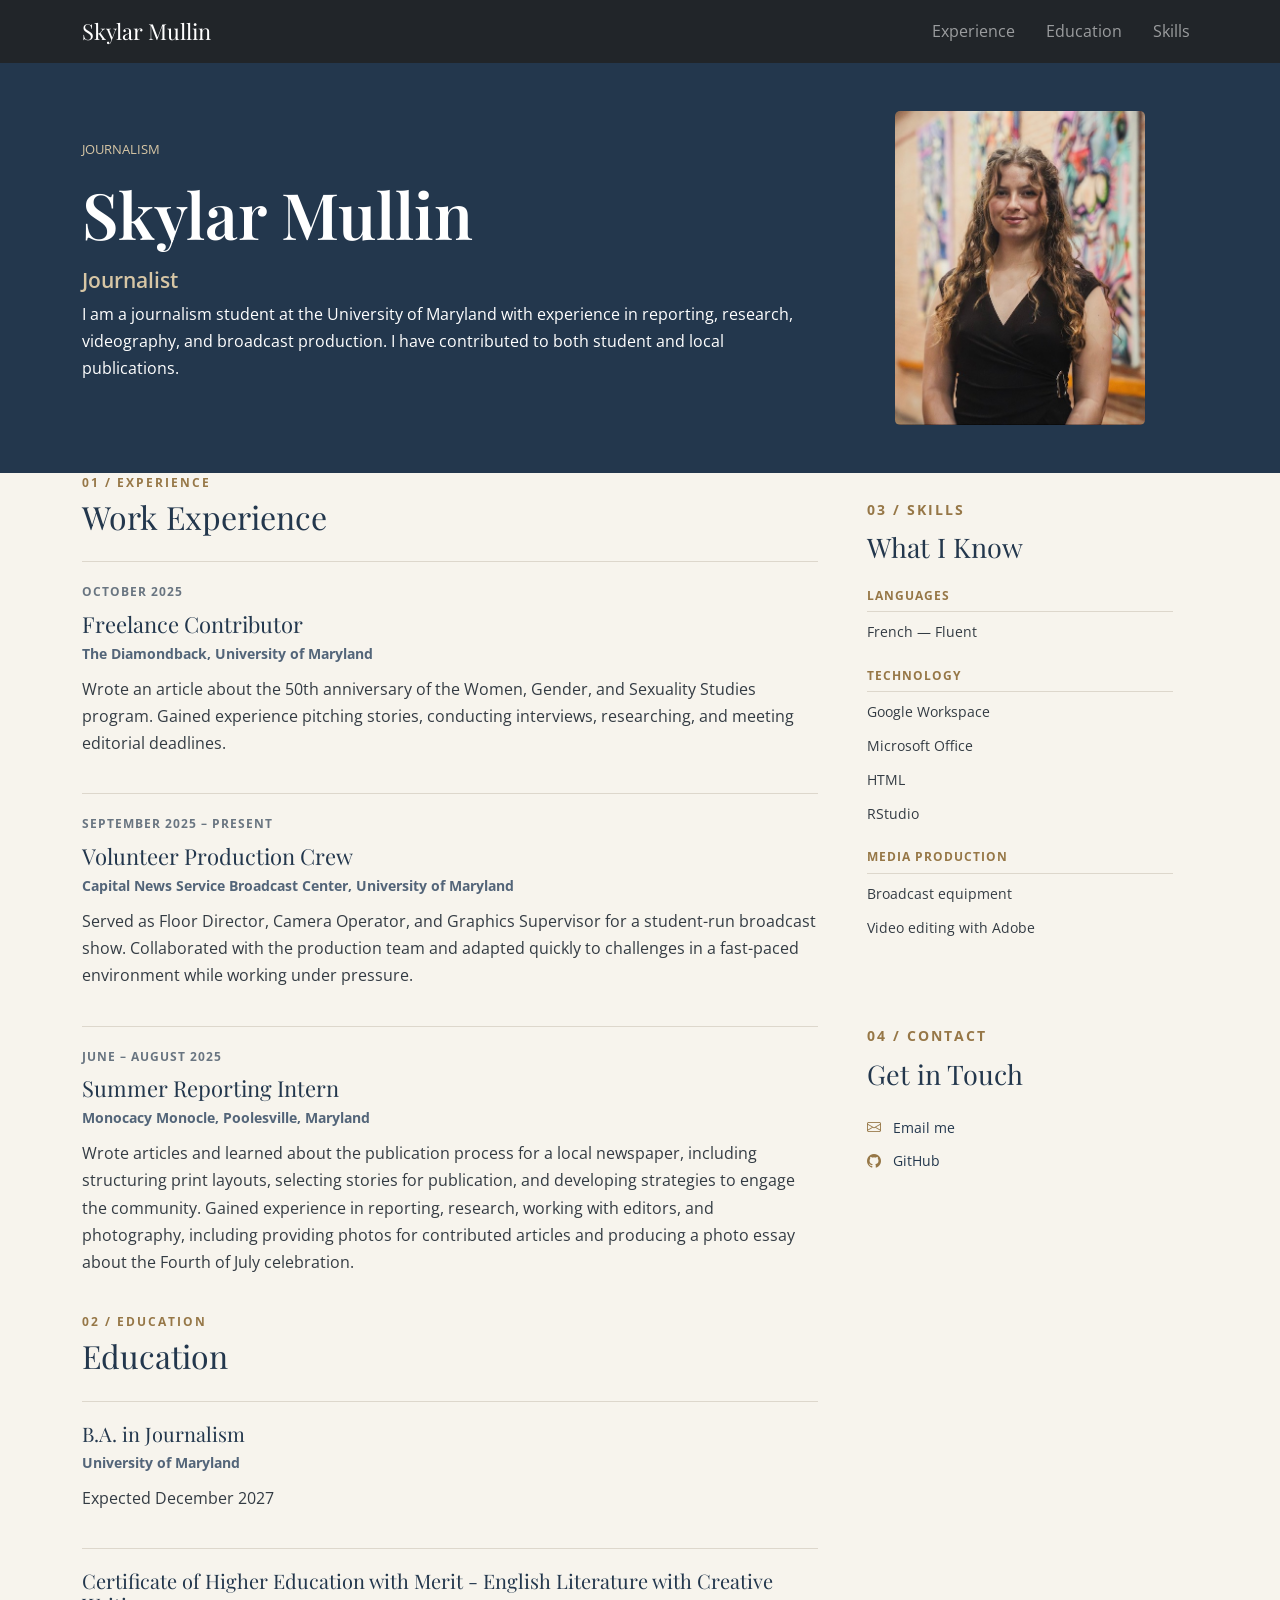
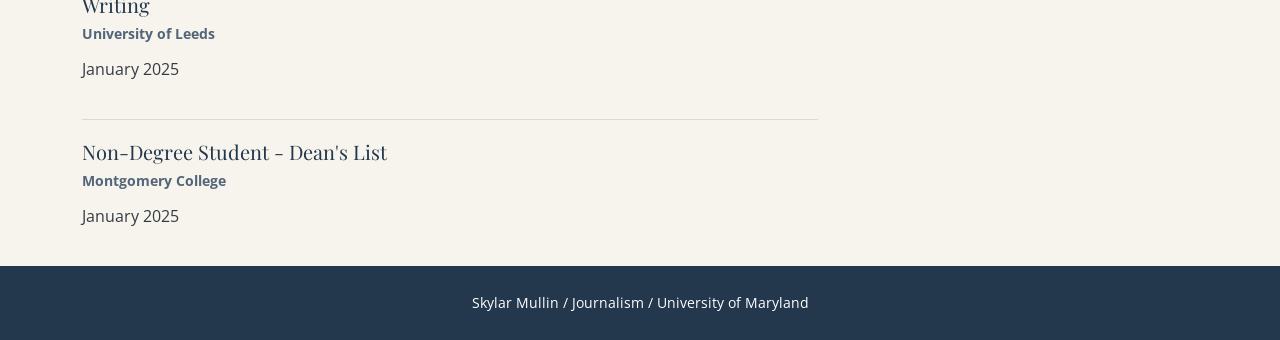
<file: index.html>
<!DOCTYPE html> 
<html lang="en">
    <head>
        <meta charset="utf-8">
        <meta name="viewport" content="width=device-width, initial-scale=1">

        <title>Skylar Mullin Resume</title>
        <!--Bootstrap CSS-->
          <link href="https://cdn.jsdelivr.net/npm/bootstrap@5.3.3/dist/css/bootstrap.min.css"
        rel="stylesheet">
           <!-- Bootstrap JavaScript -->
    <script src="https://cdn.jsdelivr.net/npm/bootstrap@5.3.3/dist/js/bootstrap.bundle.min.js"></script>
          <!-- Bootstrap Icons -->
        <link rel="stylesheet"
        href="https://cdn.jsdelivr.net/npm/bootstrap-icons@1.11.1/font/bootstrap-icons.css">
        <!--Google Fonts-->
        <link href="https://fonts.googleapis.com/css2?family=Open+Sans:wght@400;600;700&family=Playfair+Display:wght@400;500;600&display=swap"
          rel="stylesheet">
          <!--my css-->
           <link rel="stylesheet" href="style1.css">
    </head>
    <body>
        <!--Navigation bar-->
        <nav class="navbar navbar-expand-lg bg-dark" data-bs-theme="dark">
            <div class="container">
                <a class="navbar-brand" href="#home">Skylar Mullin</a>
                <div class="navbar-nav ms-auto">
                    <a class="nav-link" href="#experience">Experience</a>
                    <a class="nav-link" href="#education">Education</a>
                    <a class="nav-link" href="#skills">Skills</a>
                </div>
            </div>
            </nav>
        <!--Page topper-->
        <div class="topper" id="home">
            <div class="container py-5">
                <div class="row align-items-center">
                    <div class="col-lg-8">
                        <p class="label">JOURNALISM</p>
                        <h1>Skylar Mullin</h1>
                        <h2>Journalist</h2>
                        <p class="top">
                            I am a journalism student at the University of Maryland with experience in reporting, research, videography, and broadcast production. I have contributed to both student and local publications.
                        </p>
                    </div>
                    <div class="col-lg-4">
                        <img src="headshot.jpg" alt="headshot of me" class="headshot">
                    </div>
                </div>
            </div>
        </div>
        <!--the actual resume-->
        <div class="container resume-content">
            <div class="row">
                <div class="col-lg-8">
                    <section id="experience">
                      <p class="sectionheader">01 / EXPERIENCE</p>
                    <h2 class="sectiontitle">Work Experience</h2>

                    <div class="jobs">
                        <p class="date">OCTOBER 2025</p>
                        <h3>Freelance Contributor</h3>
                        <p class="organization">
                            The Diamondback, University of Maryland
                        </p>
                        <p>
                            Wrote an article about the 50th anniversary of
                            the Women, Gender, and Sexuality Studies program.
                            Gained experience pitching stories, conducting
                            interviews, researching, and meeting editorial
                            deadlines.
                        </p>
                    </div>

                    <div class="jobs">
                        <p class="date">SEPTEMBER 2025 – PRESENT</p>
                        <h3>Volunteer Production Crew</h3>
                        <p class="organization">
                            Capital News Service Broadcast Center,
                            University of Maryland
                        </p>
                        <p>
                            Served as Floor Director, Camera Operator, and
                            Graphics Supervisor for a student-run broadcast
                            show. Collaborated with the production team and
                            adapted quickly to challenges in a fast-paced
                            environment while working under pressure.
                        </p>
                    </div>

                    <div class="jobs">
                        <p class="date">JUNE – AUGUST 2025</p>
                        <h3>Summer Reporting Intern</h3>
                        <p class="organization">
                            Monocacy Monocle, Poolesville, Maryland
                        </p>
                        <p>
                            Wrote articles and learned about the publication
                            process for a local newspaper, including
                            structuring print layouts, selecting stories
                            for publication, and developing strategies to
                            engage the community. Gained experience in
                            reporting, research, working with editors, and
                            photography, including providing photos for
                            contributed articles and producing a photo
                            essay about the Fourth of July celebration.
                        </p>
                    </div>  
                </section>
                <section id="education">
                    <p class="sectionheader">02 / EDUCATION</p>
                    <h2 class="sectiontitle">Education</h2>
                    <div class="degree">
                        <h3>B.A. in Journalism</h3>
                        <p class="schools">University of Maryland</p>
                        <p>Expected December 2027</p>
                    </div>

                    <div class="degree">
                        <h3>Certificate of Higher Education with Merit - English Literature with Creative Writing</h3>
                        <p class="schools">
                            University of Leeds
                        </p>
                        <p>January 2025</p>
                    </div>

                    <div class="degree">
                        <h3>Non-Degree Student - Dean's List</h3>
                        <p class="schools">Montgomery College</p>
                        <p>January 2025</p>
                    </div>
                </section>

                </div>
                <div class="col-lg-4">
                  <section class="side-section" id="skills">
                    <p class="sectionheader">03 / SKILLS</p>
                    <h2 class="sectiontitle">What I Know</h2>

                    <h3 class="skill-heading">LANGUAGES</h3>
                    <p>French — Fluent</p>

                    <h3 class="skill-heading">TECHNOLOGY</h3>
                    <p>Google Workspace</p>
                    <p>Microsoft Office</p>
                    <p>HTML</p>
                    <p>RStudio</p>

                    <h3 class="skill-heading">MEDIA PRODUCTION</h3>
                    <p>Broadcast equipment</p>
                    <p>Video editing with Adobe</p>
                </section>
                <section class="side-section" id="contact">
                    <p class="sectionheader">04 / CONTACT</p>
                    <h2 class="sectiontitle">Get in Touch</h2>

                    <p>
                        <i class="bi bi-envelope"></i>
                        <a href="mailto:smullin2@umd.edu">
                            Email me
                        </a>
                    </p>

                    <p>
                        <i class="bi bi-github"></i>
                        <a href="https://github.com/skylarrianne">
                            GitHub
                        </a>
                    </p>
                </section>
                </div>
            </div>
        </div>
        <footer class="resume-footer">
            <div id="container">
                <p>Skylar Mullin / Journalism / University of Maryland</p>
            </div>
        </footer>
</body>
</html>
</file>
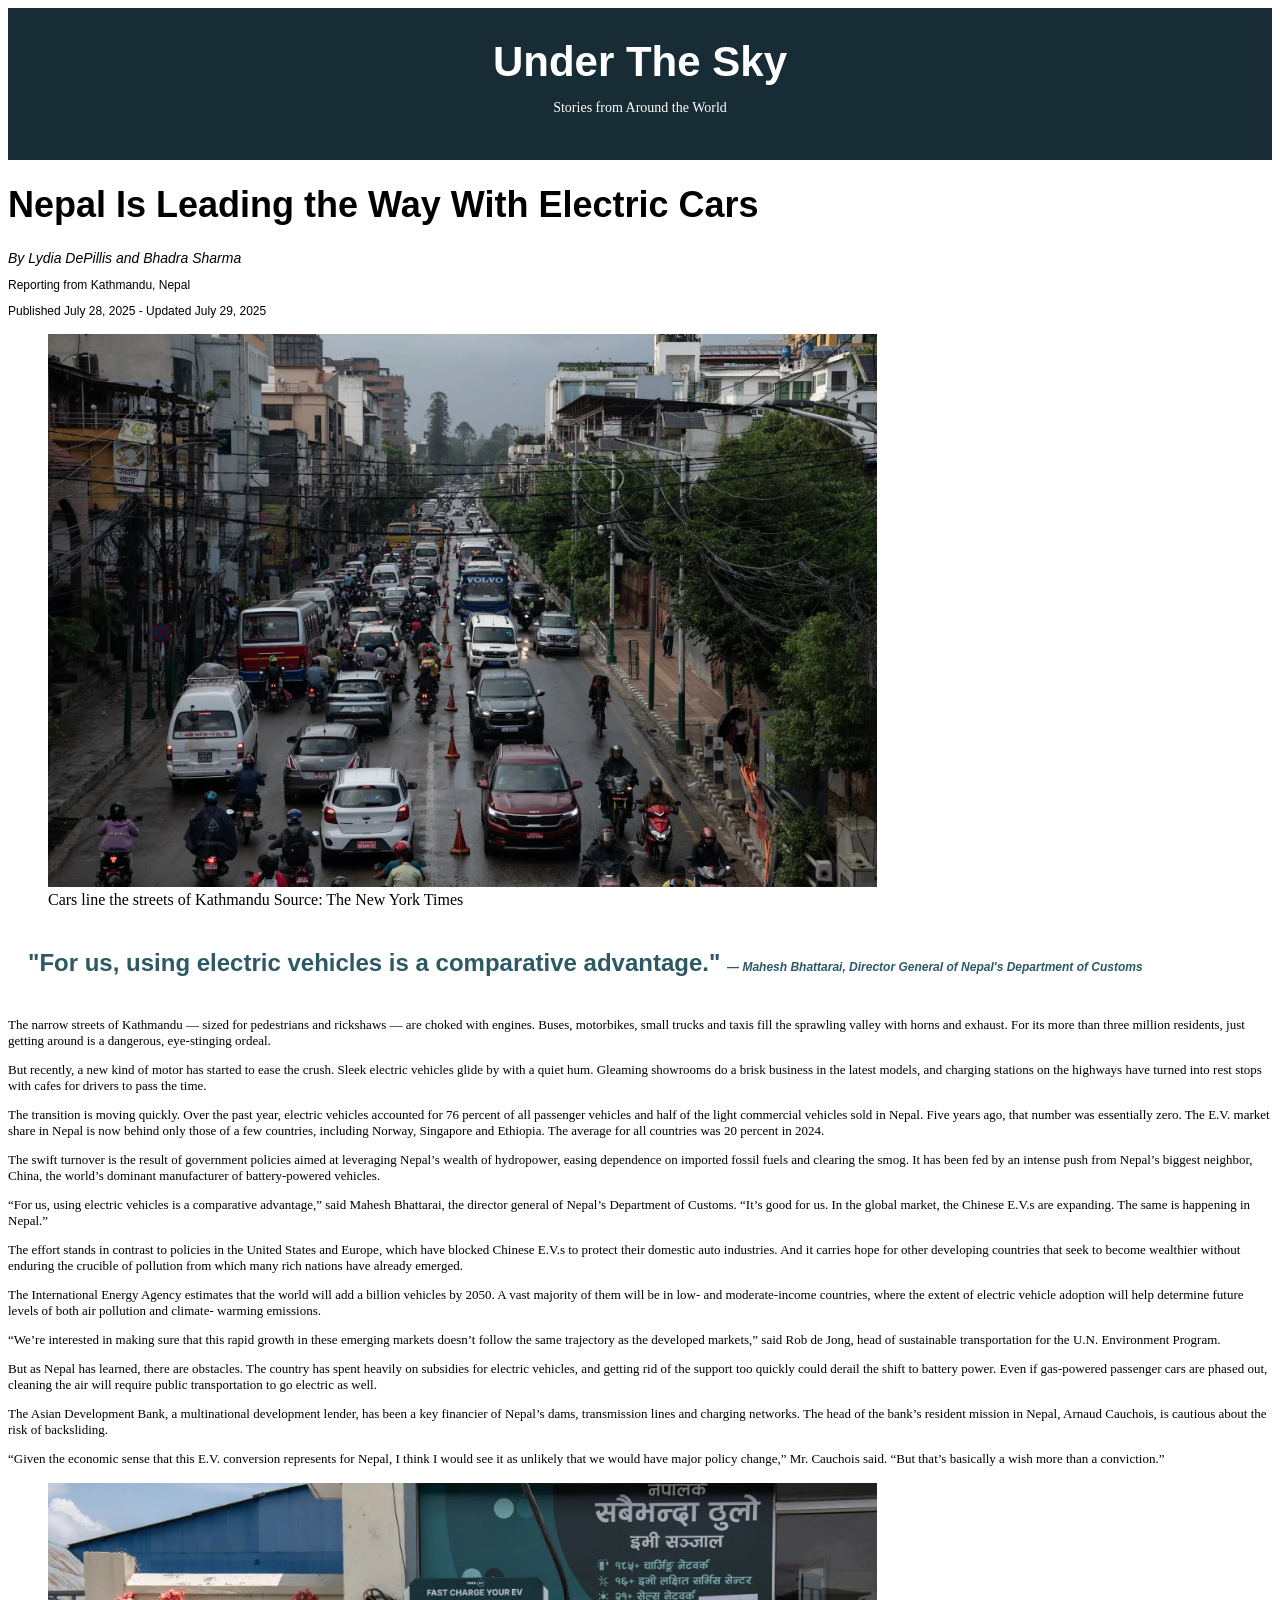
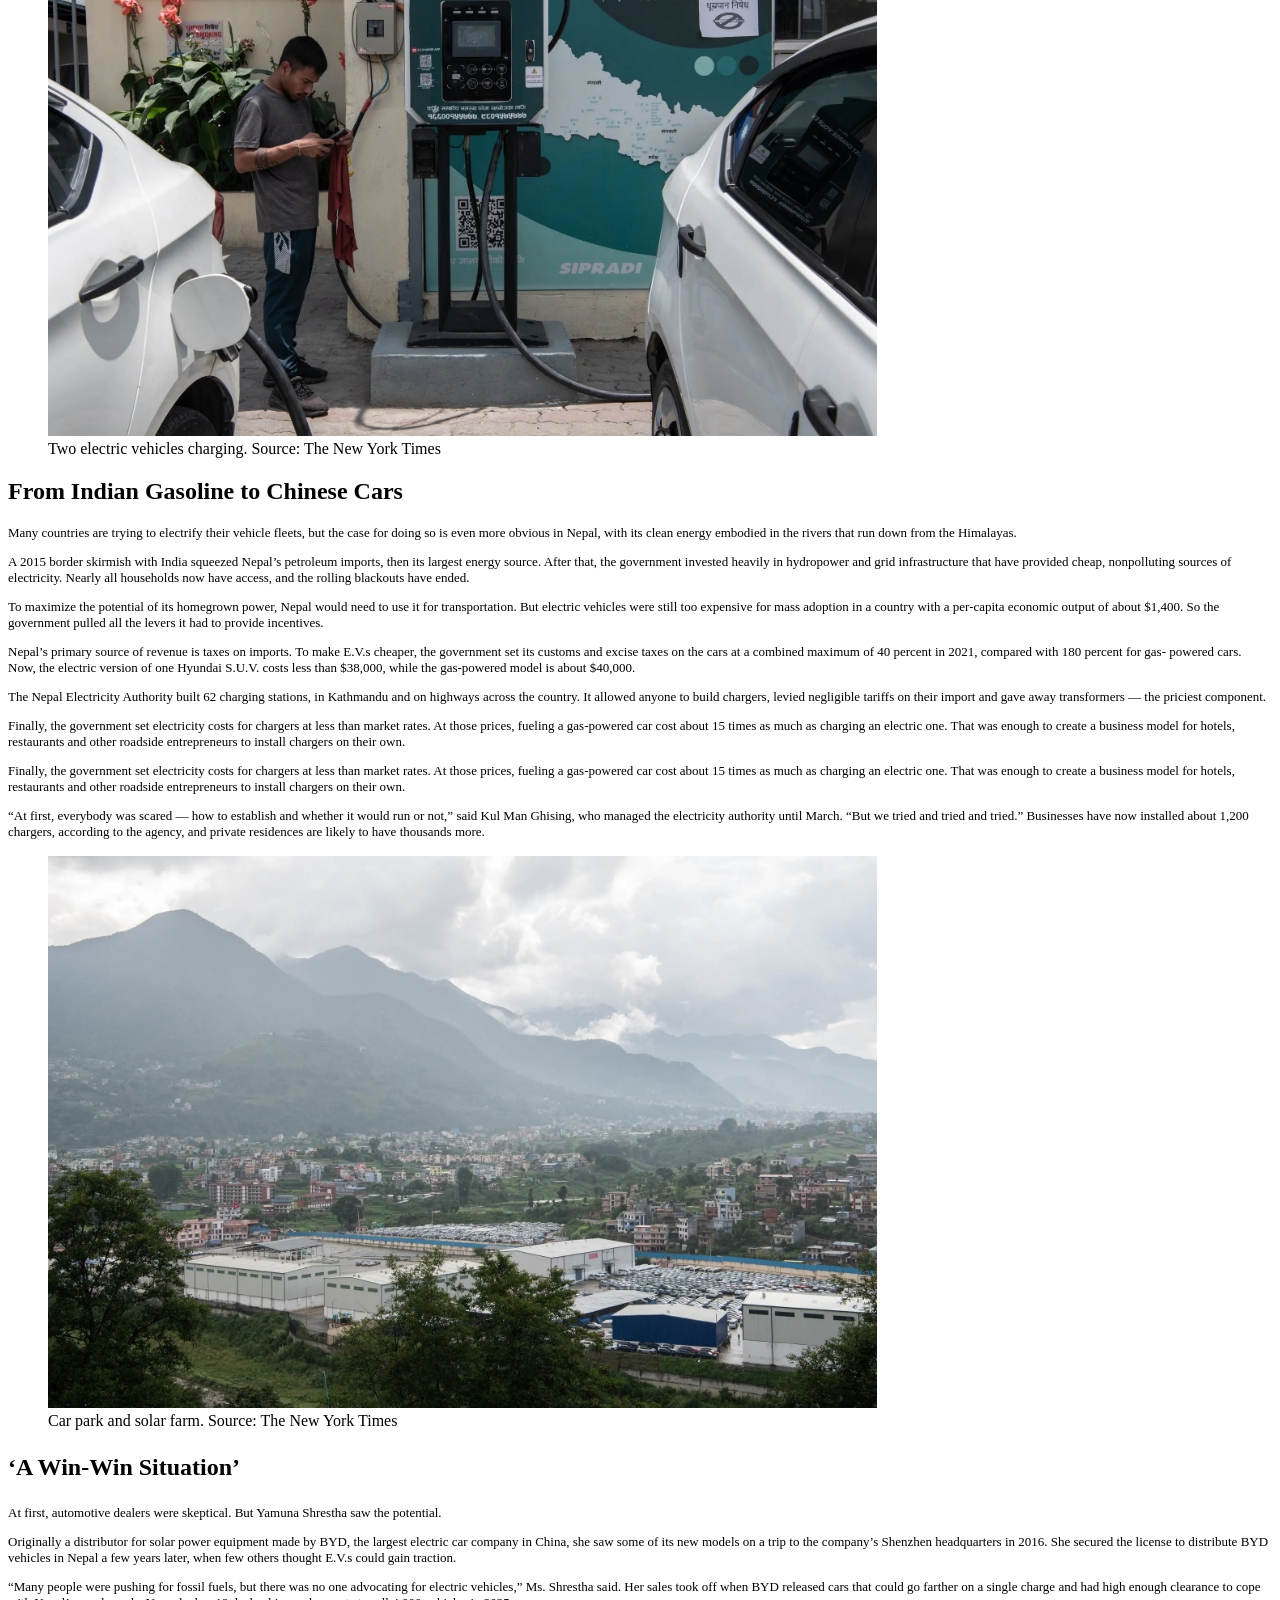
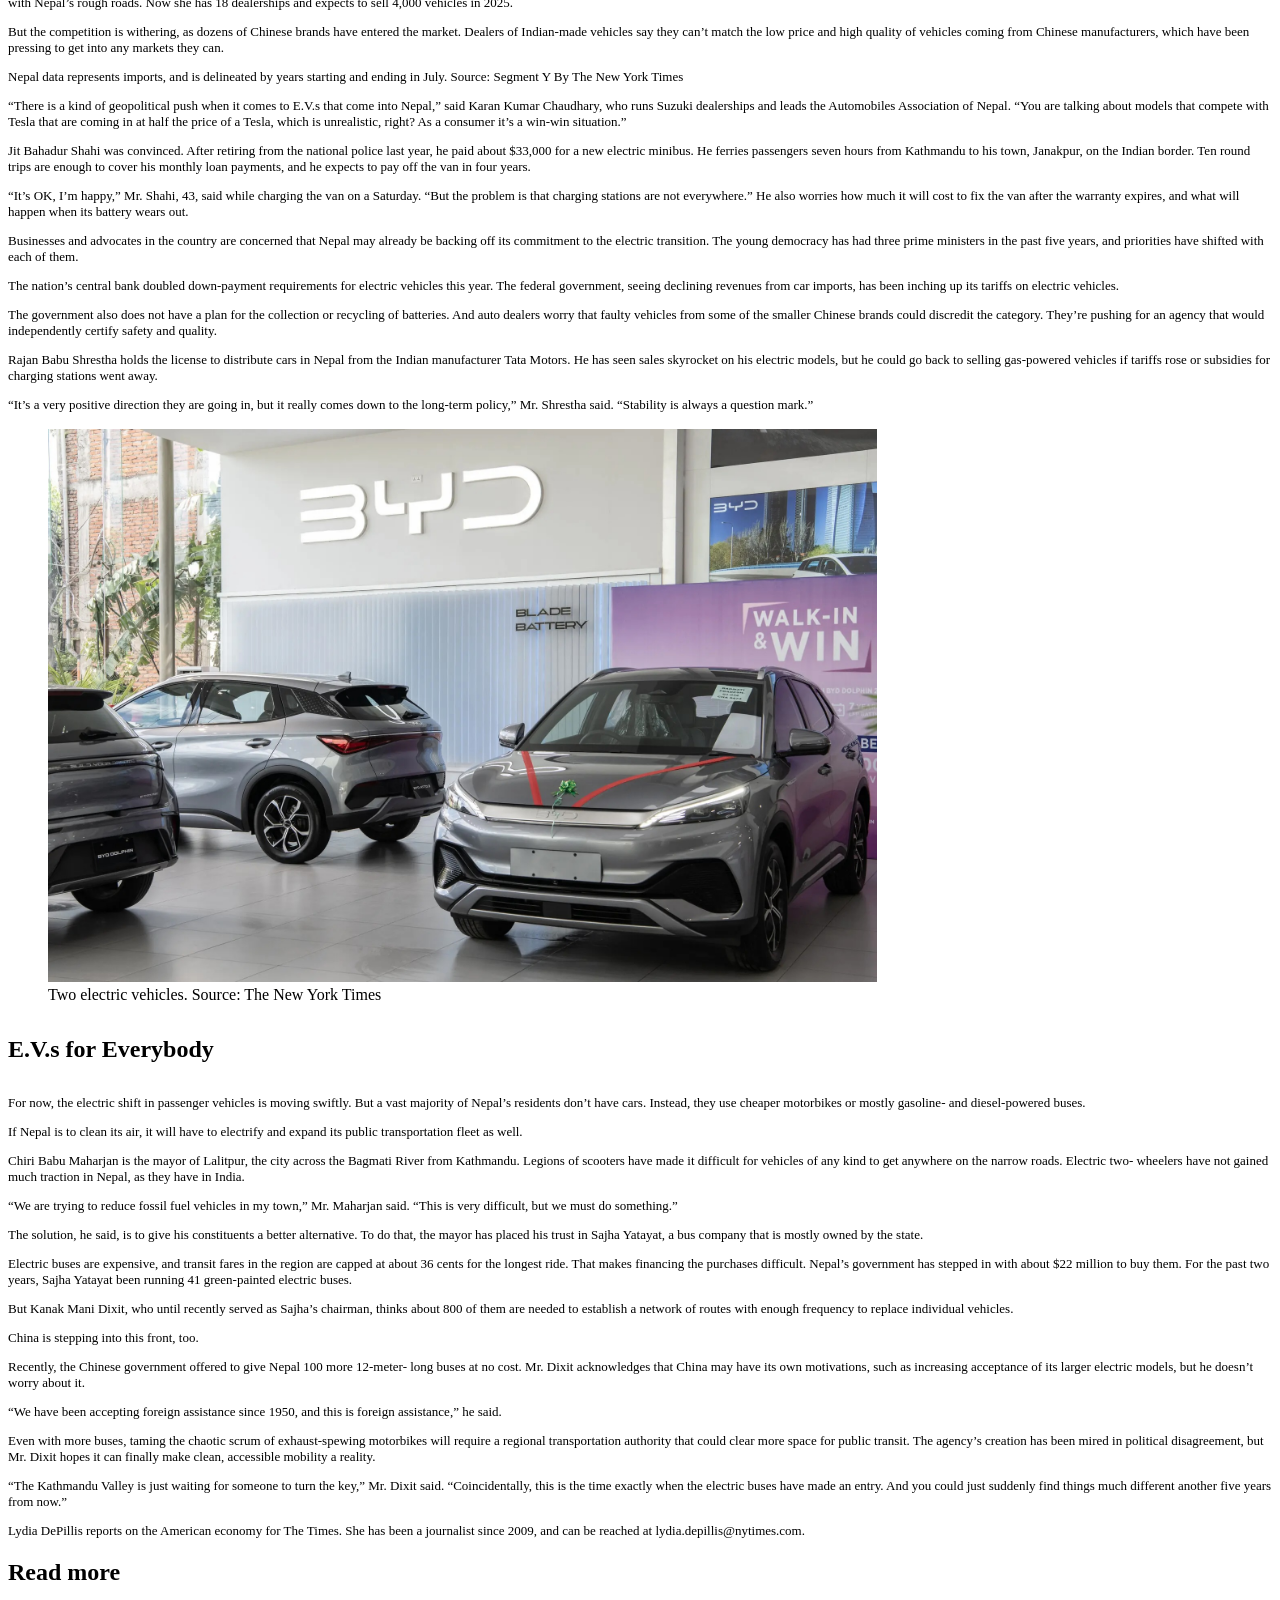
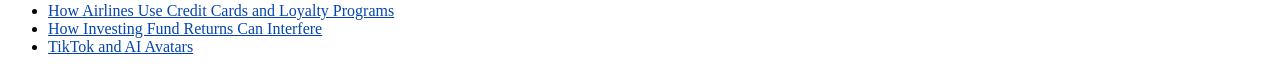
<file: Midterm Review/Midterm Images/index.html>
<!DOCTYPE html>
<html lang="en">
    <head>
        <link rel="stylesheet" type="text/css" href="stylesheet.css">
        <title></title>
    </head>
    <body>
   <!--Publication masthead-->
<header class="masthead">
    <div class="publication-name">Under The Sky</div>  
    <p class="publication-tagline">Stories from Around the World</p>
</header>

<h1 class="headline">Nepal Is Leading the Way With Electric Cars</h1>
<div id="byline">By Lydia DePillis and Bhadra Sharma</div>
<p class="dateline">Reporting from Kathmandu, Nepal</p>
<p class="date">Published July 28, 2025 - Updated July 29, 2025</p>

<!--first image-->
<figure>
    <img src="image7 (3).jpeg" alt="cars in street">
    <figcaption>Cars line the streets of Kathmandu
        Source: The New York Times
    </figcaption>
</figure>

<blockquote>
    "For us, using electric vehicles is a comparative advantage."
    <cite>— Mahesh Bhattarai, Director General of Nepal's Department of Customs</cite>
</blockquote>

<div id="content"></div>
<p>The narrow streets of Kathmandu — sized for pedestrians and rickshaws —
are choked with engines. Buses, motorbikes, small trucks and taxis fill
the sprawling valley with horns and exhaust. For its more than three
million residents, just getting around is a dangerous, eye-stinging
ordeal.</p>

<p>But recently, a new kind of motor has started to ease the crush. Sleek
electric vehicles glide by with a quiet hum. Gleaming showrooms do a brisk
business in the latest models, and charging stations on the highways have
turned into rest stops with cafes for drivers to pass the time.</p>

<p>The transition is moving quickly. Over the past year, electric vehicles
accounted for 76 percent of all passenger vehicles and half of the light
commercial vehicles sold in Nepal. Five years ago, that number was
essentially zero. The E.V. market share in Nepal is now behind only those
of a few countries, including Norway, Singapore and Ethiopia. The average
for all countries was 20 percent in 2024.</p>

<p>The swift turnover is the result of government policies aimed at
leveraging Nepal’s wealth of hydropower, easing dependence on imported
fossil fuels and clearing the smog. It has been fed by an intense push
from Nepal’s biggest neighbor, China, the world’s dominant manufacturer of
battery-powered vehicles.</p>

<p>“For us, using electric vehicles is a comparative advantage,” said Mahesh
Bhattarai, the director general of Nepal’s Department of Customs. “It’s
good for us. In the global market, the Chinese E.V.s are expanding. The
same is happening in Nepal.”</p>

<p>The effort stands in contrast to policies in the United States and Europe,
which have blocked Chinese E.V.s to protect their domestic auto
industries. And it carries hope for other developing countries that seek
to become wealthier without enduring the crucible of pollution from which
many rich nations have already emerged.</p>

<p>The International Energy Agency estimates that the world will add a
billion vehicles by 2050. A vast majority of them will be in low- and
moderate-income countries, where the extent of electric vehicle adoption
will help determine future levels of both air pollution and climate-
warming emissions.</p>

<p>“We’re interested in making sure that this rapid growth in these emerging
markets doesn’t follow the same trajectory as the developed markets,” said
Rob de Jong, head of sustainable transportation for the U.N. Environment
Program.</p>

<p>But as Nepal has learned, there are obstacles. The country has spent
heavily on subsidies for electric vehicles, and getting rid of the support
too quickly could derail the shift to battery power. Even if gas-powered
passenger cars are phased out, cleaning the air will require public
transportation to go electric as well.</p>

<p>The Asian Development Bank, a multinational development lender, has been a
key financier of Nepal’s dams, transmission lines and charging networks.
The head of the bank’s resident mission in Nepal, Arnaud Cauchois, is
cautious about the risk of backsliding.</p>

<p>“Given the economic sense that this E.V. conversion represents for Nepal,
I think I would see it as unlikely that we would have major policy
change,” Mr. Cauchois said. “But that’s basically a wish more than a
conviction.”</p>

<figure>
    <img src="image10 (3).jpeg" alt="charging EV">
    <figcaption> Two electric vehicles charging.
        Source: The New York Times
    </figcaption>
</figure>

<h2>From Indian Gasoline to Chinese Cars</h2>

<p>Many countries are trying to electrify their vehicle fleets, but the case
for doing so is even more obvious in Nepal, with its clean energy embodied
in the rivers that run down from the Himalayas.</p>

<p>A 2015 border skirmish with India squeezed Nepal’s petroleum imports, then
its largest energy source. After that, the government invested heavily in
hydropower and grid infrastructure that have provided cheap, nonpolluting
sources of electricity. Nearly all households now have access, and the
rolling blackouts have ended.</p>

<p>To maximize the potential of its homegrown power, Nepal would need to use
it for transportation. But electric vehicles were still too expensive for
mass adoption in a country with a per-capita economic output of about
$1,400. So the government pulled all the levers it had to provide
incentives.</p>

<p>Nepal’s primary source of revenue is taxes on imports. To make E.V.s
cheaper, the government set its customs and excise taxes on the cars at a
combined maximum of 40 percent in 2021, compared with 180 percent for gas-
powered cars. Now, the electric version of one Hyundai S.U.V. costs less
than $38,000, while the gas-powered model is about $40,000.</p>

<p>The Nepal Electricity Authority built 62 charging stations, in Kathmandu
and on highways across the country. It allowed anyone to build chargers,
levied negligible tariffs on their import and gave away transformers — the
priciest component.</p>

<p>Finally, the government set electricity costs for chargers at less than
market rates. At those prices, fueling a gas-powered car cost about 15
times as much as charging an electric one. That was enough to create a
business model for hotels, restaurants and other roadside entrepreneurs to
install chargers on their own.</p>

<p>Finally, the government set electricity costs for chargers at less than
market rates. At those prices, fueling a gas-powered car cost about 15
times as much as charging an electric one. That was enough to create a
business model for hotels, restaurants and other roadside entrepreneurs to
install chargers on their own.</p>

<p>“At first, everybody was scared — how to establish and whether it would
run or not,” said Kul Man Ghising, who managed the electricity authority
until March. “But we tried and tried and tried.” Businesses have now
installed about 1,200 chargers, according to the agency, and private
residences are likely to have thousands more.</p>

<figure>
    <img src="image2 (5).jpeg" alt="car lot with solar panels">
    <figcaption>Car park and solar farm. Source: The New York Times</figcaption>
</figure>

<h3>‘A Win-Win Situation’</h3>

<p>At first, automotive dealers were skeptical. But Yamuna Shrestha saw the
potential.</p>

<p>Originally a distributor for solar power equipment made by BYD, the
largest electric car company in China, she saw some of its new models on a
trip to the company’s Shenzhen headquarters in 2016. She secured the
license to distribute BYD vehicles in Nepal a few years later, when few
others thought E.V.s could gain traction.</p>

<p>“Many people were pushing for fossil fuels, but there was no one
advocating for electric vehicles,” Ms. Shrestha said. Her sales took off
when BYD released cars that could go farther on a single charge and had
high enough clearance to cope with Nepal’s rough roads. Now she has 18
dealerships and expects to sell 4,000 vehicles in 2025.</p>

<p>But the competition is withering, as dozens of Chinese brands have entered
the market. Dealers of Indian-made vehicles say they can’t match the low
price and high quality of vehicles coming from Chinese manufacturers,
which have been pressing to get into any markets they can.</p>

<p>Nepal data represents imports, and is delineated by years starting and
ending in July. Source: Segment Y By The New York Times</p>

<p>“There is a kind of geopolitical push when it comes to E.V.s that come
into Nepal,” said Karan Kumar Chaudhary, who runs Suzuki dealerships and
leads the Automobiles Association of Nepal. “You are talking about models
that compete with Tesla that are coming in at half the price of a Tesla,
which is unrealistic, right? As a consumer it’s a win-win situation.”</p>

<p>Jit Bahadur Shahi was convinced. After retiring from the national police
last year, he paid about $33,000 for a new electric minibus. He ferries
passengers seven hours from Kathmandu to his town, Janakpur, on the Indian
border. Ten round trips are enough to cover his monthly loan payments, and
he expects to pay off the van in four years.</p>

<p>“It’s OK, I’m happy,” Mr. Shahi, 43, said while charging the van on a
Saturday. “But the problem is that charging stations are not everywhere.”
He also worries how much it will cost to fix the van after the warranty
expires, and what will happen when its battery wears out.</p>

<p>Businesses and advocates in the country are concerned that Nepal may
already be backing off its commitment to the electric transition. The
young democracy has had three prime ministers in the past five years, and
priorities have shifted with each of them.</p>

<p>The nation’s central bank doubled down-payment requirements for electric
vehicles this year. The federal government, seeing declining revenues from
car imports, has been inching up its tariffs on electric vehicles.</p>

<p>The government also does not have a plan for the collection or recycling
of batteries. And auto dealers worry that faulty vehicles from some of the
smaller Chinese brands could discredit the category. They’re pushing for
an agency that would independently certify safety and quality.</p>

<p>Rajan Babu Shrestha holds the license to distribute cars in Nepal from the
Indian manufacturer Tata Motors. He has seen sales skyrocket on his
electric models, but he could go back to selling gas-powered vehicles if
tariffs rose or subsidies for charging stations went away.</p>

<p>“It’s a very positive direction they are going in, but it really comes
down to the long-term policy,” Mr. Shrestha said. “Stability is always a
question mark.”</p>

<figure>
    <img src="image4 (5).jpeg" alt="eletric vehicles">
    <figcaption>Two electric vehicles. Source: The New York Times</figcaption>
</figure>

<h4>E.V.s for Everybody</h4>

<p>For now, the electric shift in passenger vehicles is moving swiftly. But a
vast majority of Nepal’s residents don’t have cars. Instead, they use
cheaper motorbikes or mostly gasoline- and diesel-powered buses.</p>

<p>If Nepal is to clean its air, it will have to electrify and expand its
public transportation fleet as well.</p>

<p>Chiri Babu Maharjan is the mayor of Lalitpur, the city across the Bagmati
River from Kathmandu. Legions of scooters have made it difficult for
vehicles of any kind to get anywhere on the narrow roads. Electric two-
wheelers have not gained much traction in Nepal, as they have in India.</p>

<p>“We are trying to reduce fossil fuel vehicles in my town,” Mr. Maharjan
said. “This is very difficult, but we must do something.”</p>

<p>The solution, he said, is to give his constituents a better alternative.
To do that, the mayor has placed his trust in Sajha Yatayat, a bus company
that is mostly owned by the state.</p>

<p>Electric buses are expensive, and transit fares in the region are capped
at about 36 cents for the longest ride. That makes financing the purchases
difficult. Nepal’s government has stepped in with about $22 million to buy
them. For the past two years, Sajha Yatayat been running 41 green-painted
electric buses.</p>

<p>But Kanak Mani Dixit, who until recently served as Sajha’s chairman,
thinks about 800 of them are needed to establish a network of routes with
enough frequency to replace individual vehicles.</p>

<p>China is stepping into this front, too.</p>

<p>Recently, the Chinese government offered to give Nepal 100 more 12-meter-
long buses at no cost. Mr. Dixit acknowledges that China may have its own
motivations, such as increasing acceptance of its larger electric models,
but he doesn’t worry about it.</p>

<p>“We have been accepting foreign assistance since 1950, and this is foreign
assistance,” he said.</p>

<p>Even with more buses, taming the chaotic scrum of exhaust-spewing
motorbikes will require a regional transportation authority that could
clear more space for public transit. The agency’s creation has been mired
in political disagreement, but Mr. Dixit hopes it can finally make clean,
accessible mobility a reality.</p>

<p>“The Kathmandu Valley is just waiting for someone to turn the key,” Mr.
Dixit said. “Coincidentally, this is the time exactly when the electric
buses have made an entry. And you could just suddenly find things much
different another five years from now.”</p>

<p>Lydia DePillis reports on the American economy for The Times. She has been
a journalist since 2009, and can be reached at lydia.depillis@nytimes.com.</p>


<section class="useful-links">
  <h2>Read more</h2>
  <ul>
    <li>
      <a href="https://www.nytimes.com/2025/08/17/business/airlines-credit-cards-loyalty.html" target="_blank">
        How Airlines Use Credit Cards and Loyalty Programs
      </a>
    </li>
    <li>
      <a href="https://www.nytimes.com/2025/08/15/business/investing-fund-returns-interfere.html" target="_blank">
        How Investing Fund Returns Can Interfere
      </a>
    </li>
    <li>
      <a href="https://www.nytimes.com/2025/08/17/business/tiktok-ai-avatars.html" target="_blank">
        TikTok and AI Avatars
      </a>
    </li>
  </ul>
</section>


    </body>
</html>
</file>
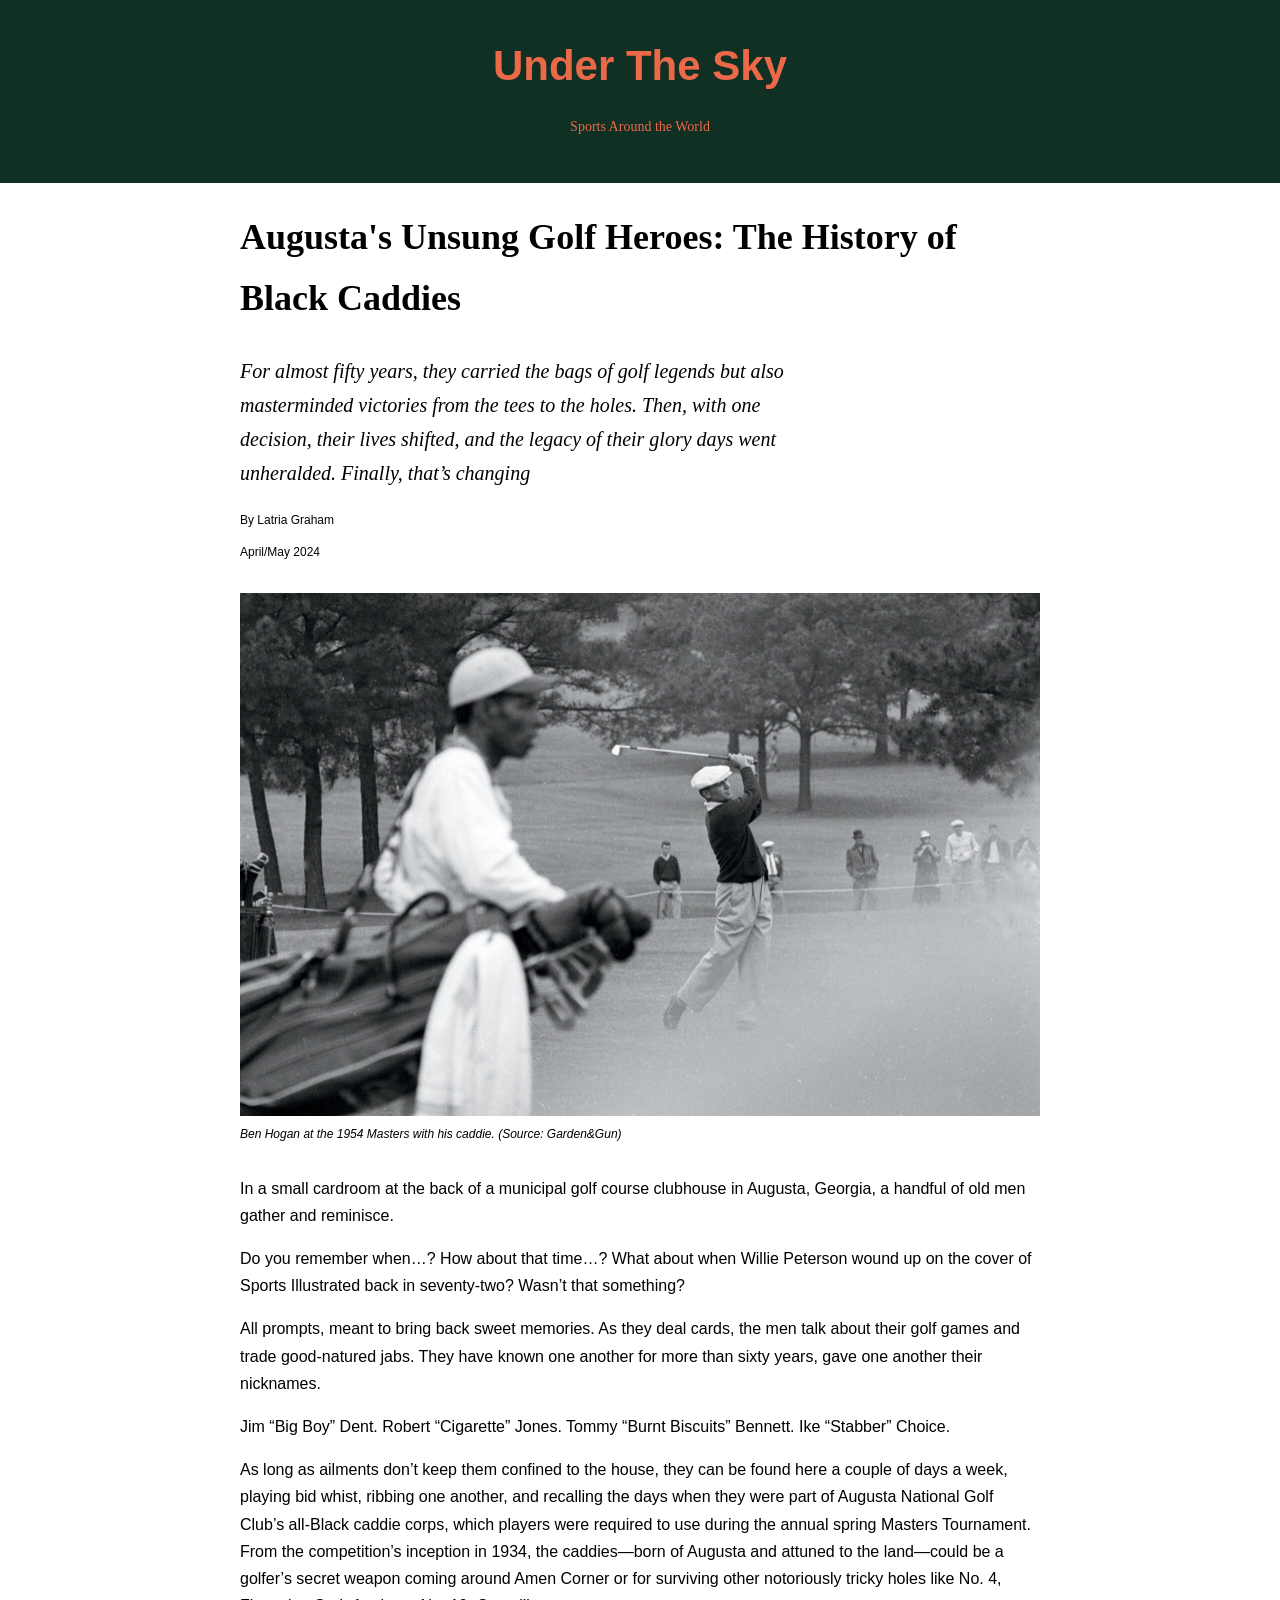
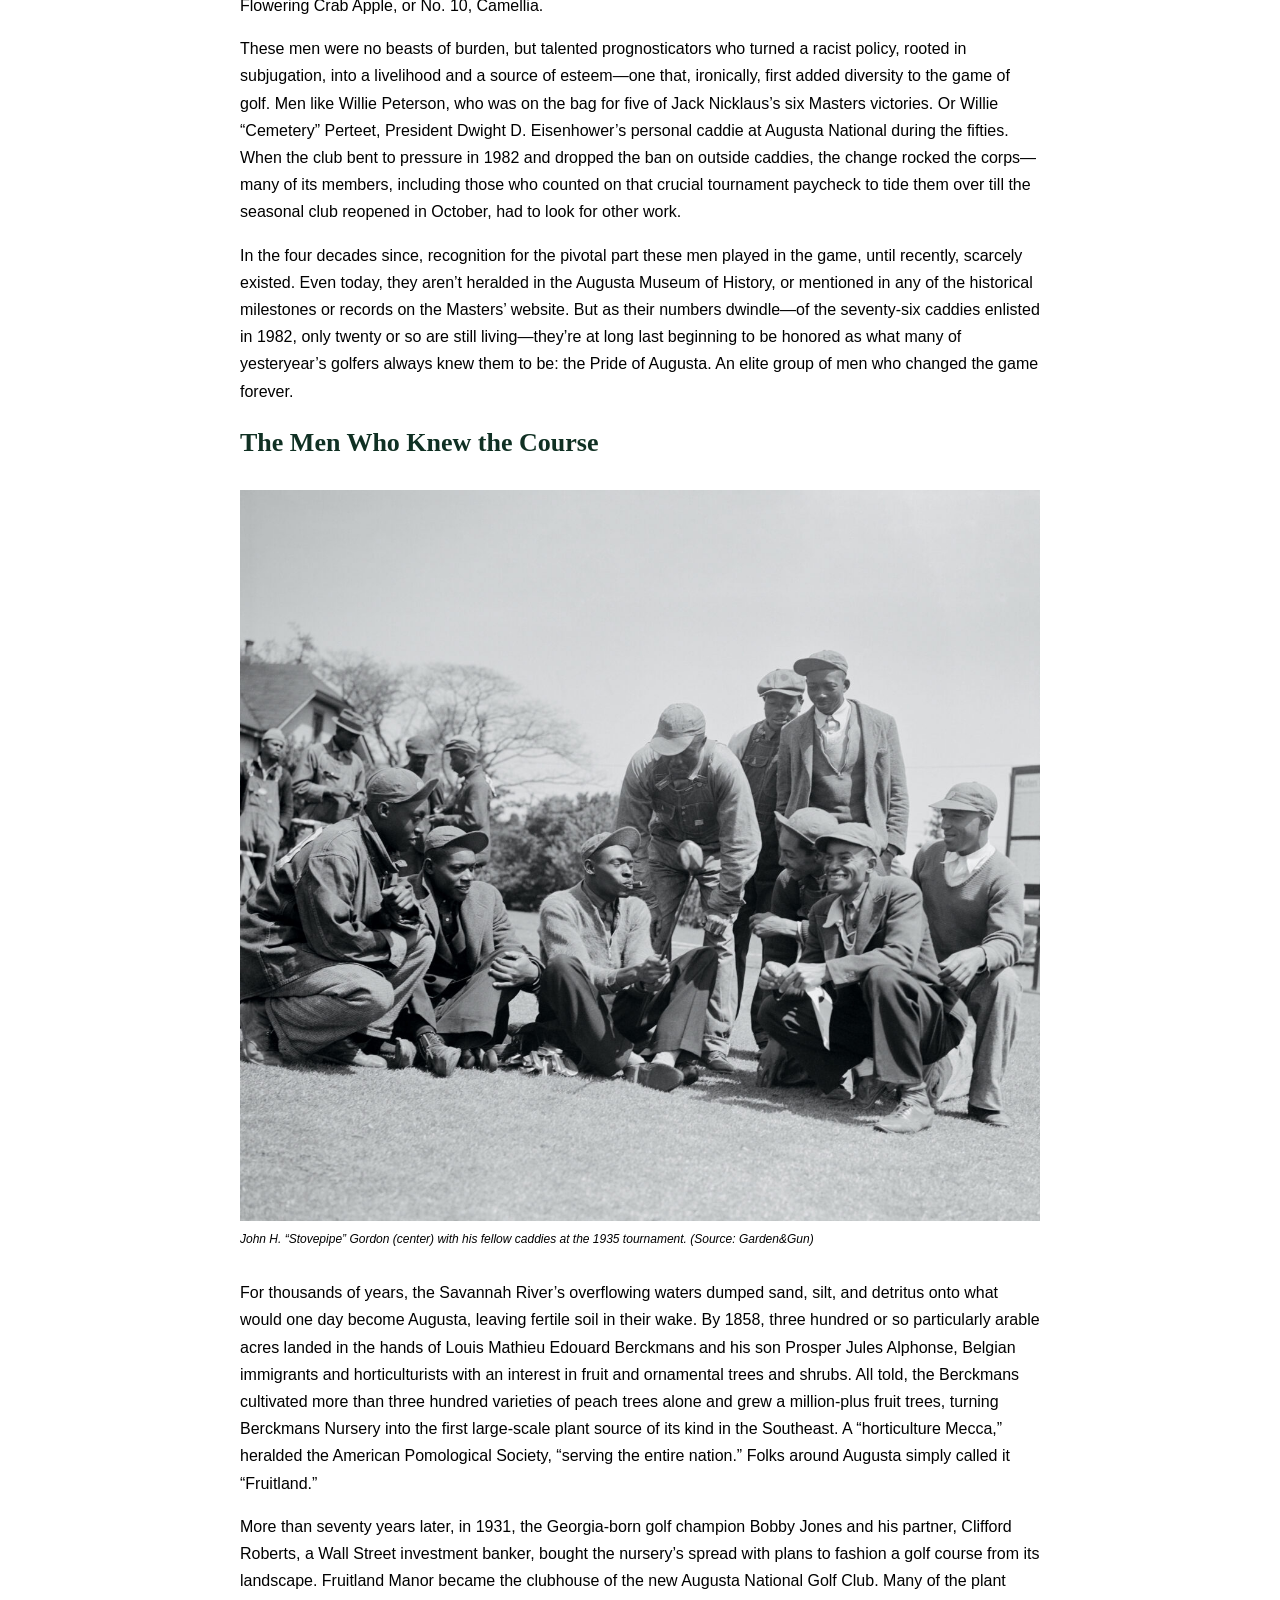
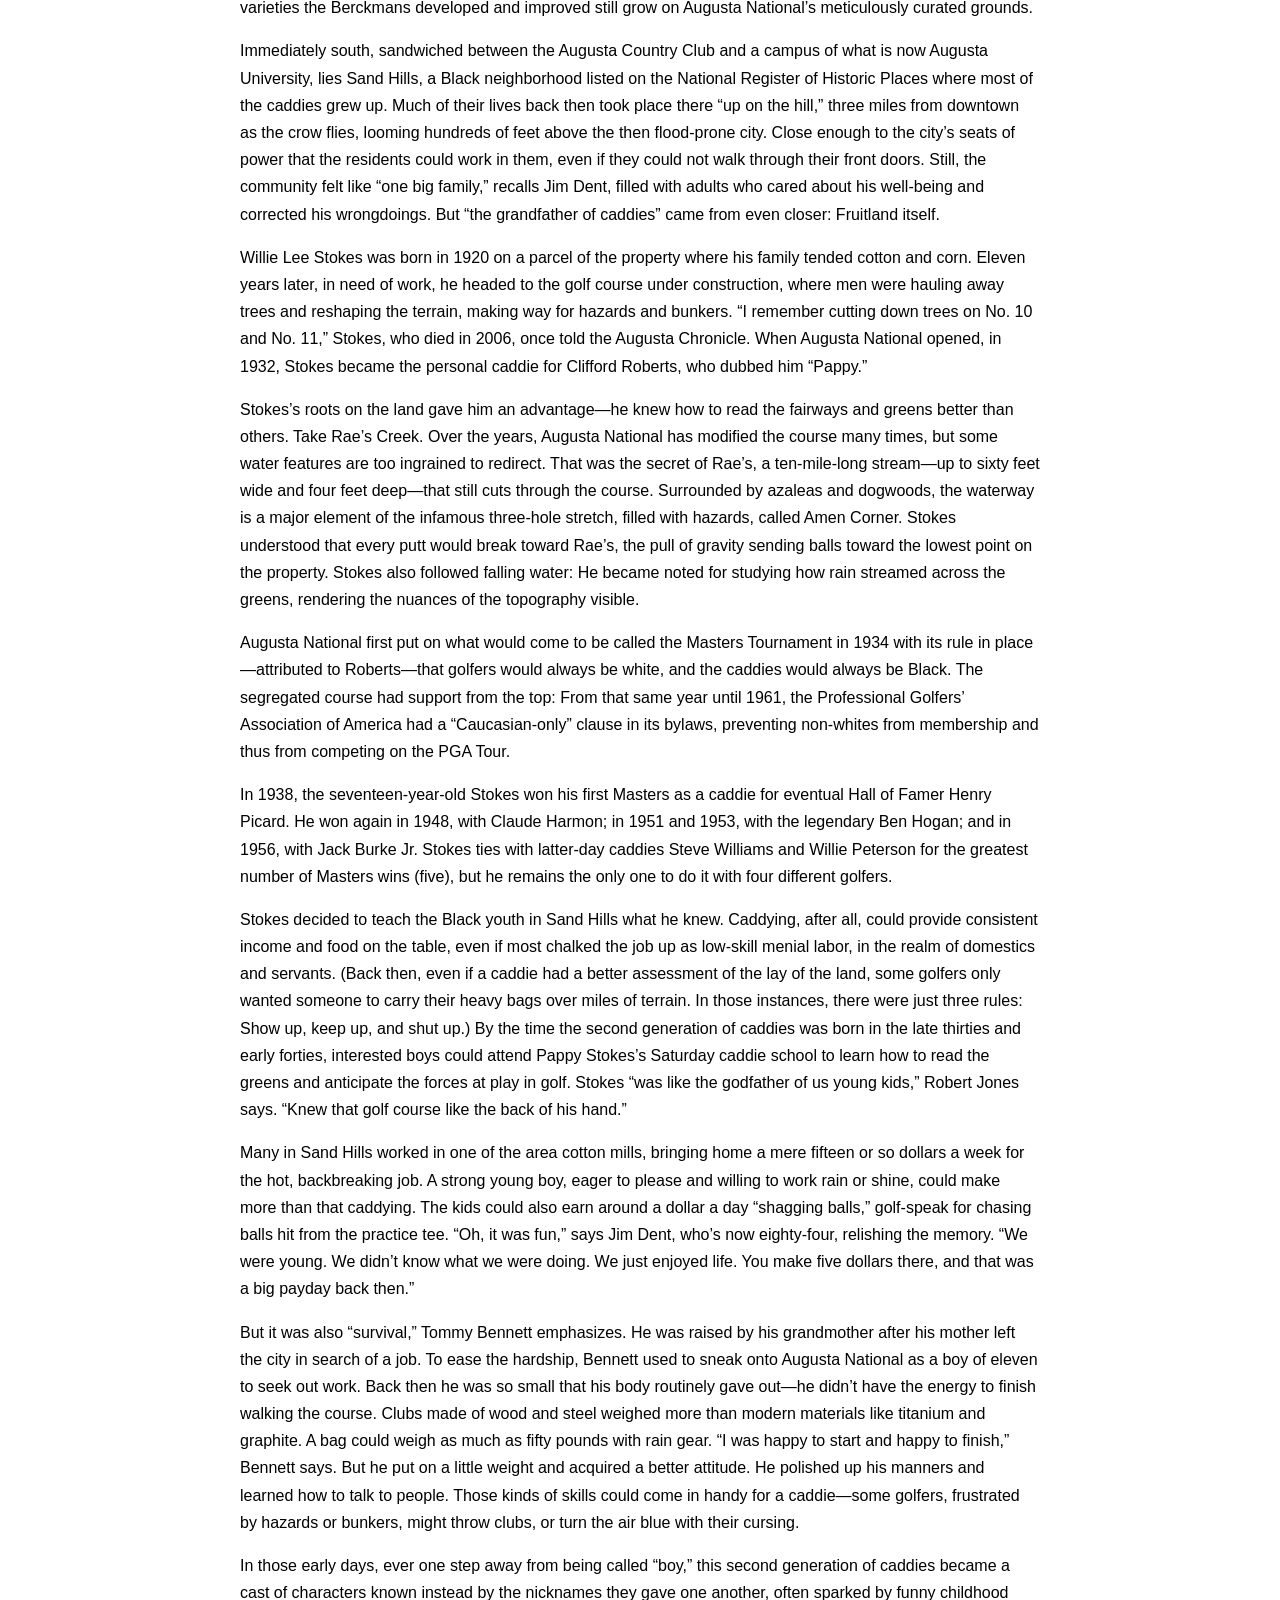
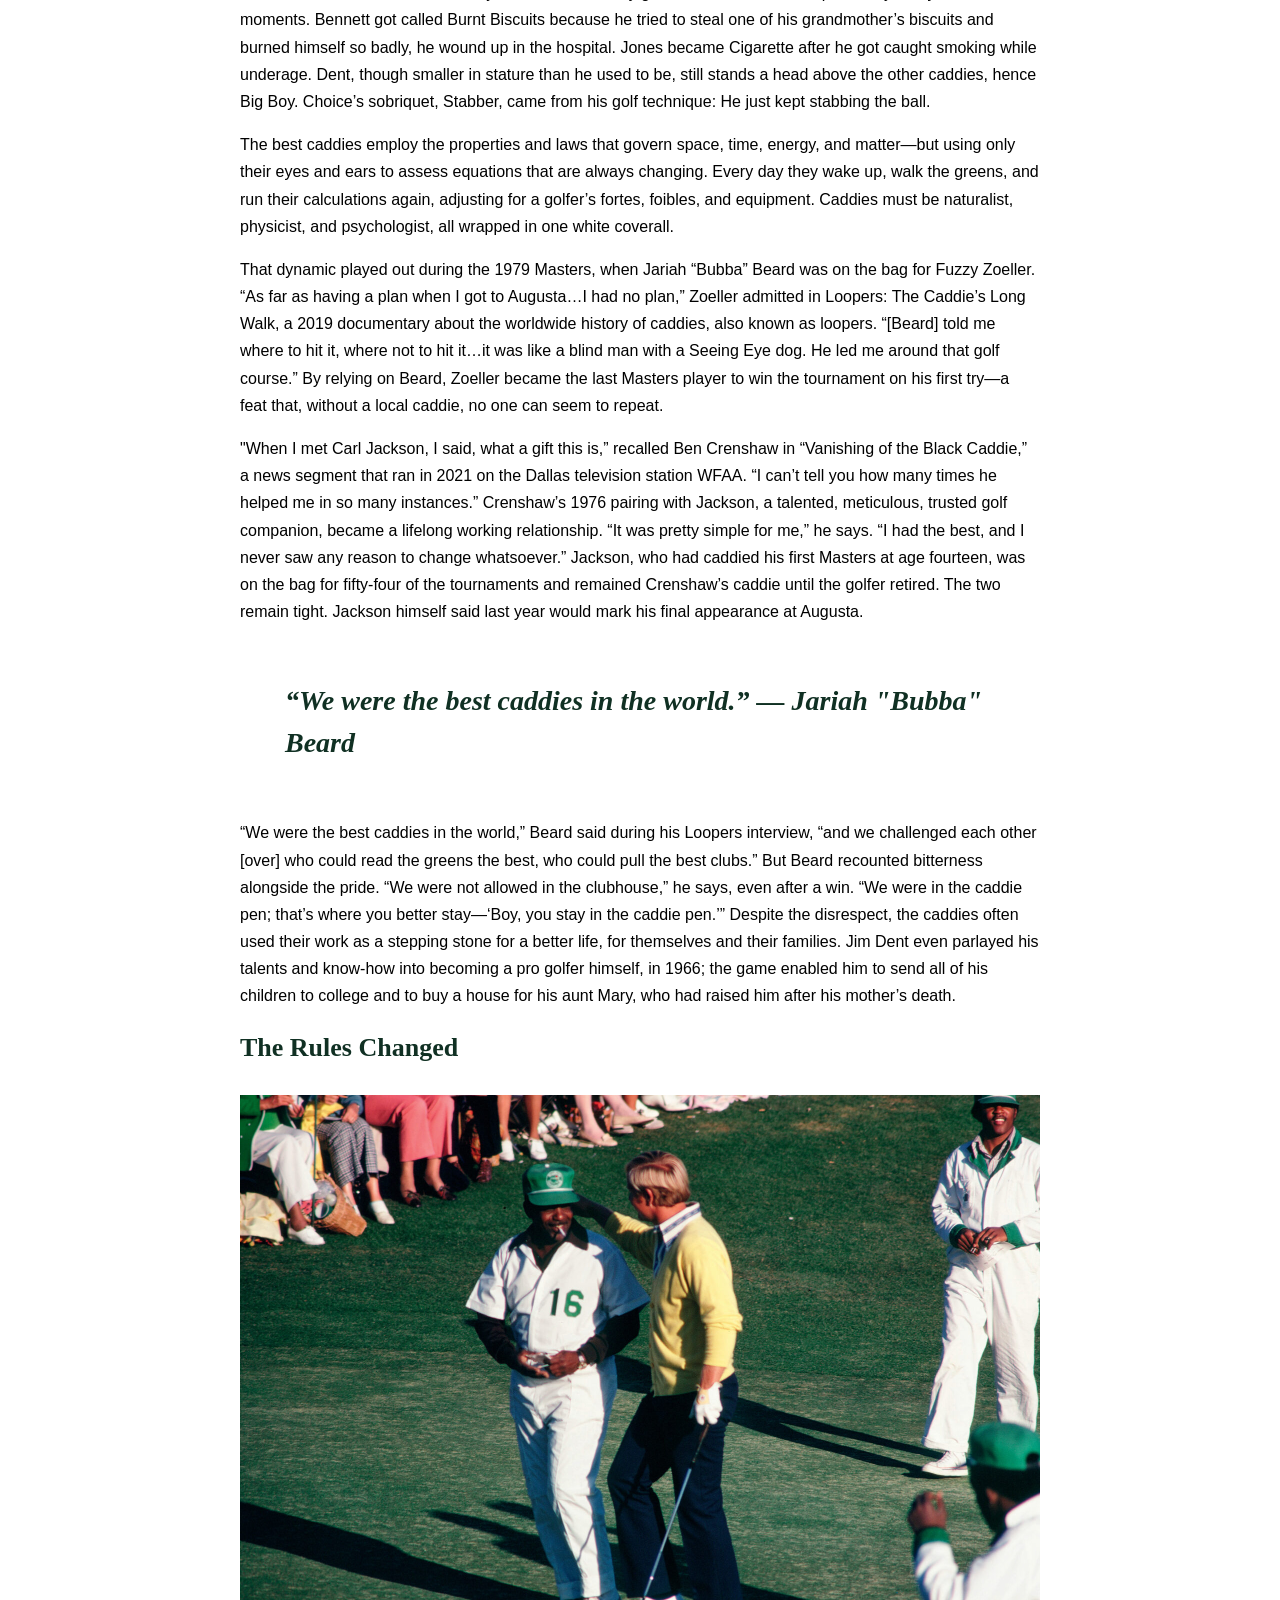
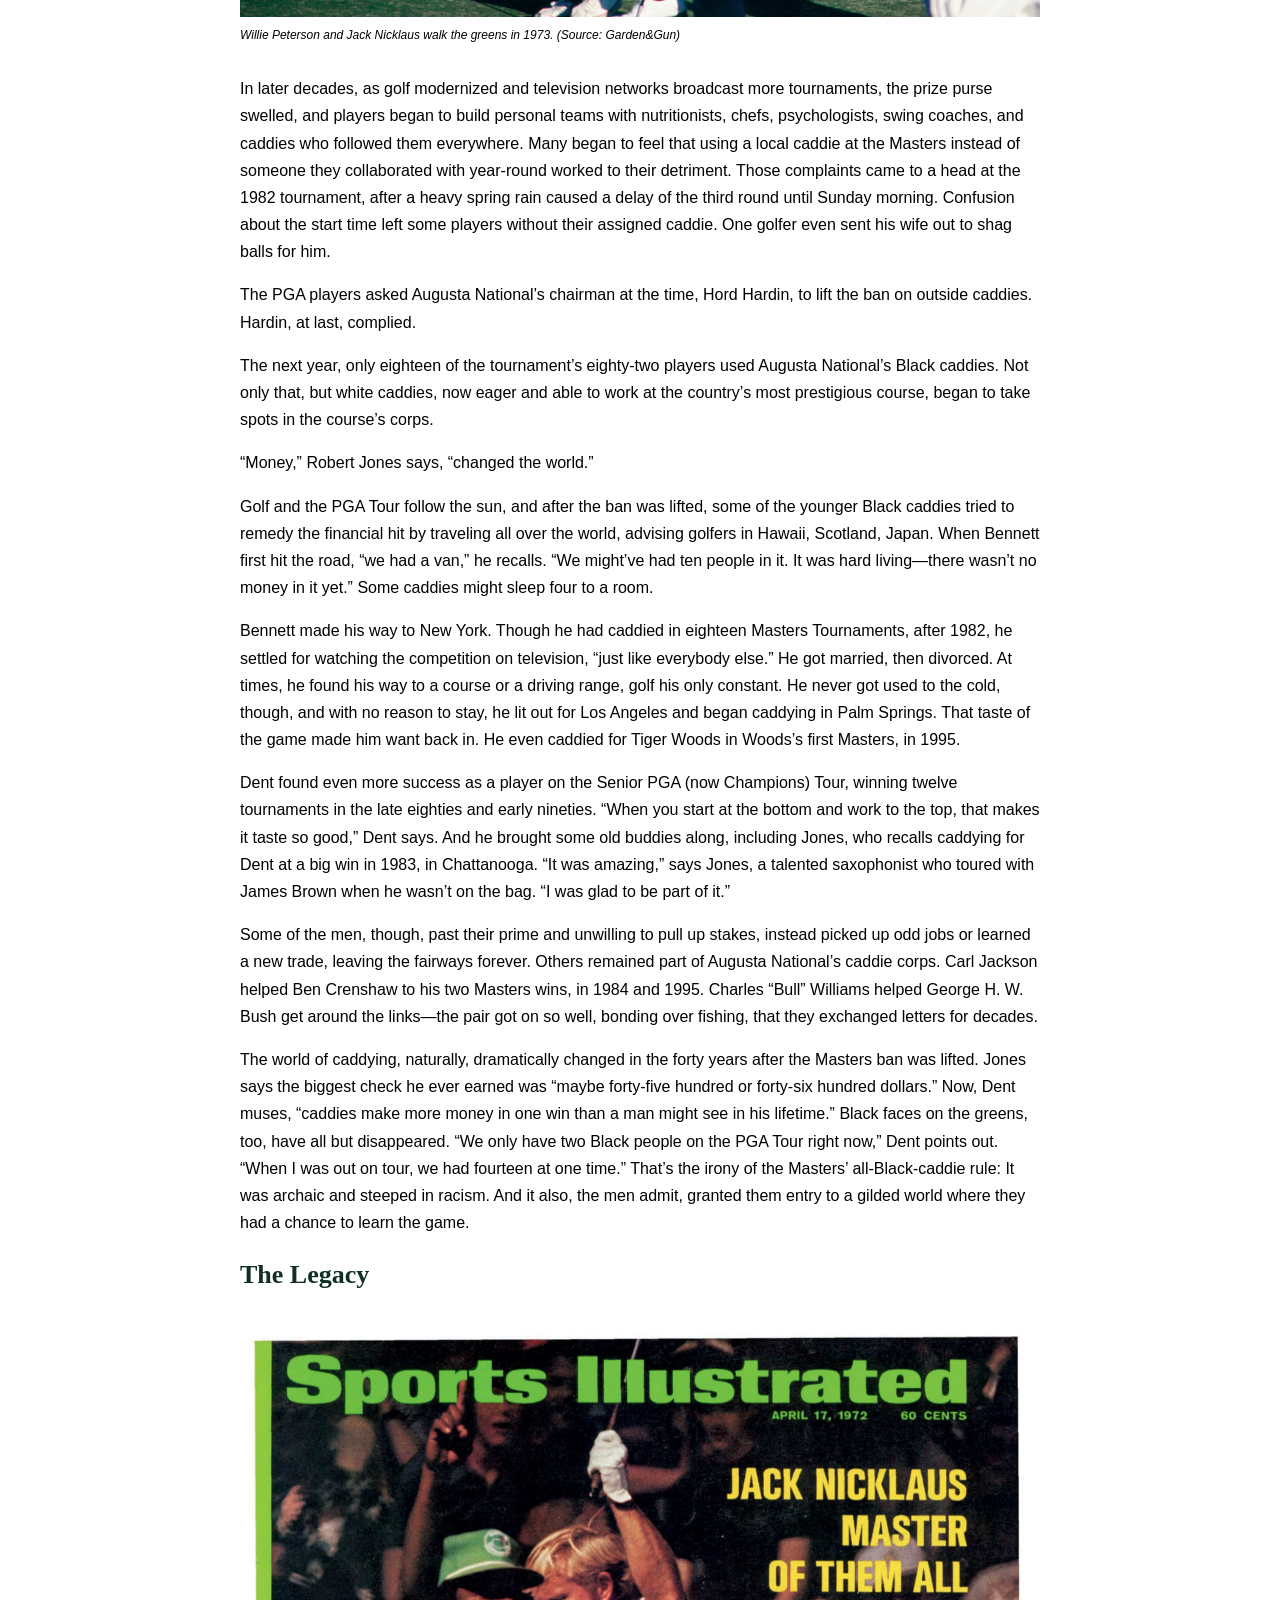
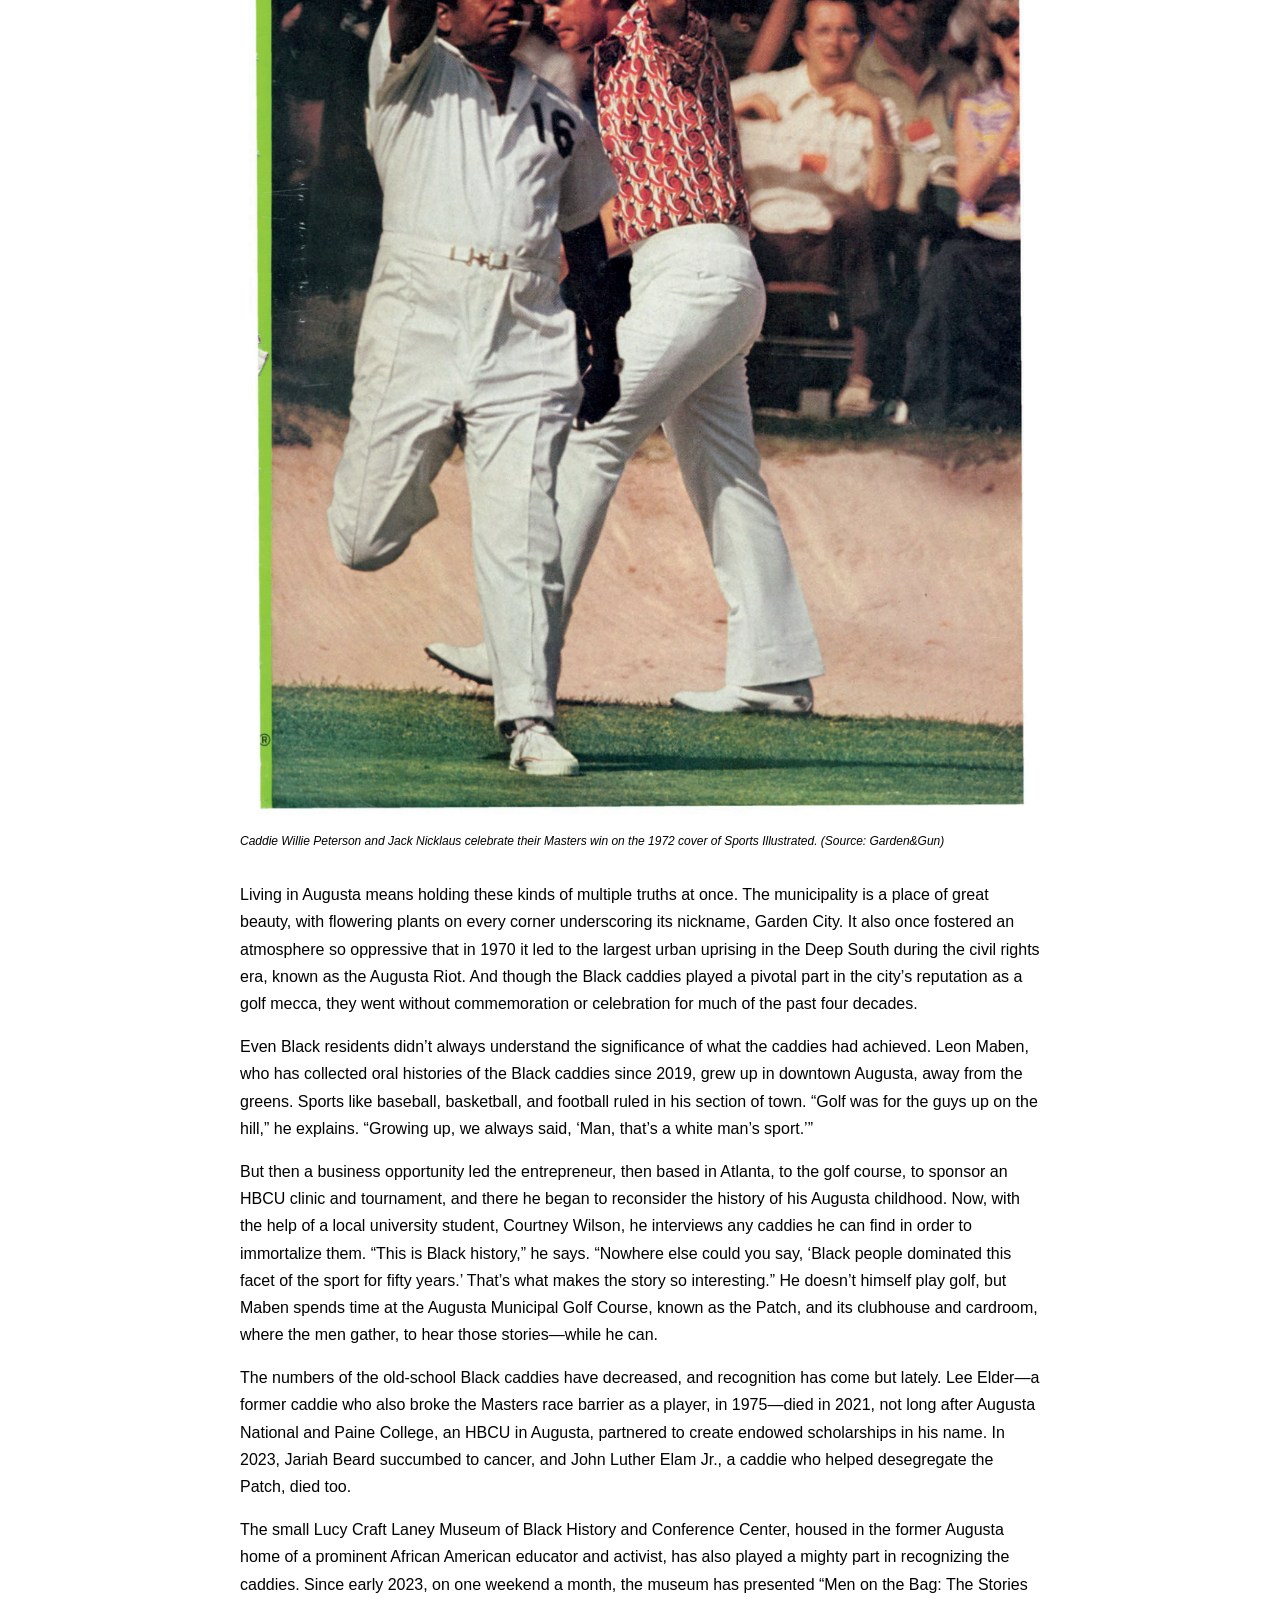
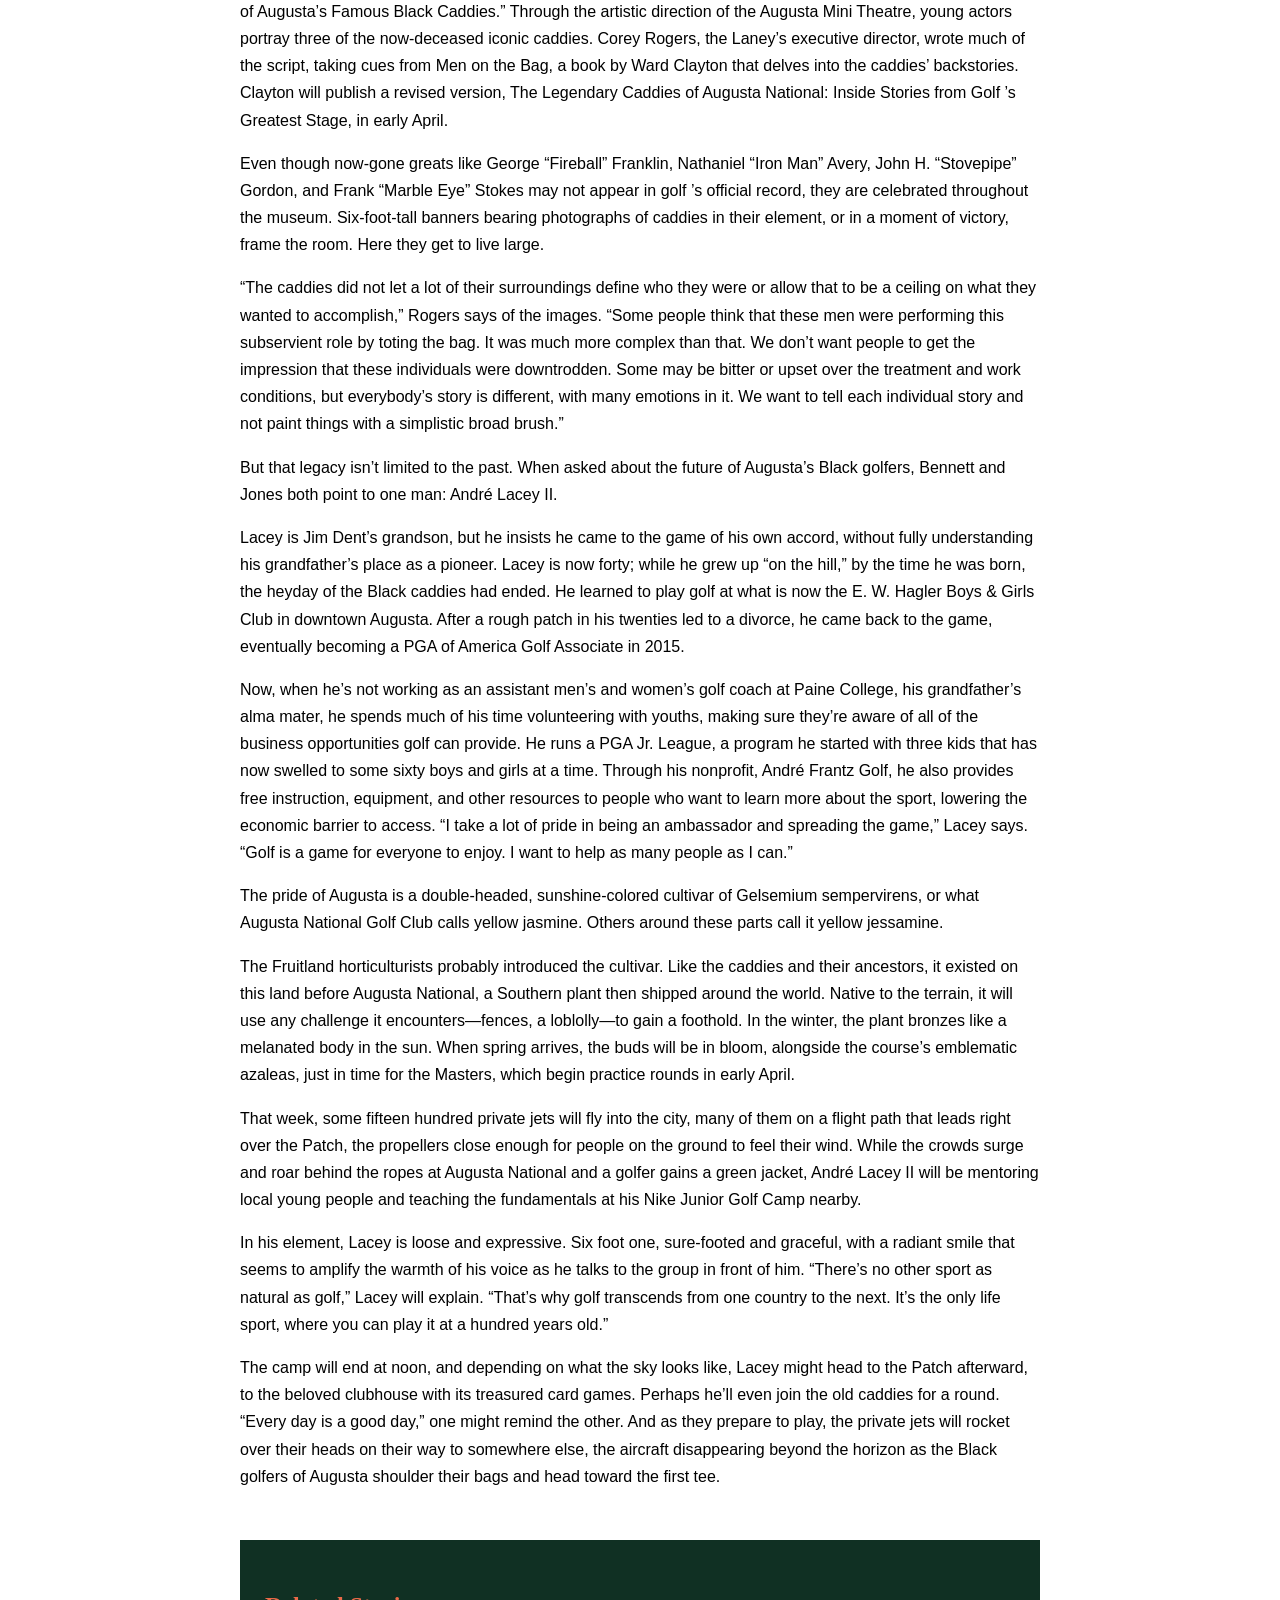
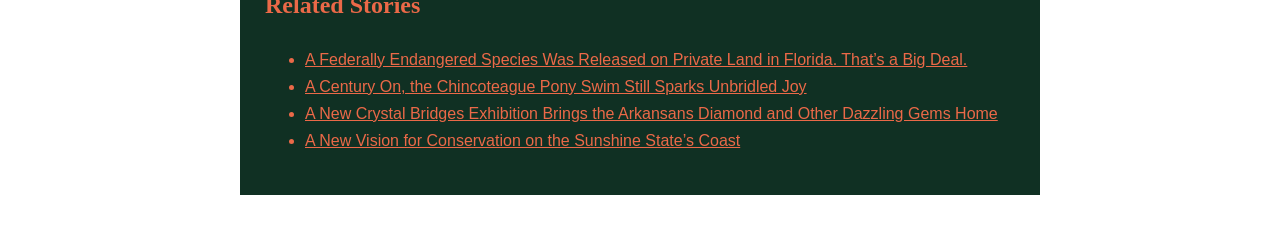
<file: Midterm/skylarmullinmidtermpt2.html>
<!DOCTYPE html>
<html lang="en">
<head>
    <link rel="stylesheet" href="skylarmullinmidtermp2.css">
    <title>Skylar's Midterm</title>
</head>
<body>
<!--Publication Masthead-->
<header class="masthead">
    <div class="publication-name">Under The Sky</div>  
    <p class="publication-tagline">Sports Around the World</p>
</header>

<div id="page-wrapper">
<!--Headline and byline-->
<h1 class="headline">Augusta's Unsung Golf Heroes: The History of Black Caddies</h1>
<p class="subtitle">
    For almost fifty years, they carried the bags of golf legends but also masterminded victories from the tees to the holes. Then, with one decision, their lives shifted, and the legacy of their glory days went unheralded. Finally, that’s changing
</p>
<div id="byline">
    <p>By Latria Graham</p>
    <p>April/May 2024</p>
</div>

<!--Main image-->
<figure>
    <img src="image2.jpg" alt="Black caddy next to white golfer">
    <figcaption>
        Ben Hogan at the 1954 Masters with his caddie. (Source: Garden&Gun)
    </figcaption>
</figure>

<p>In a small cardroom at the back of a municipal golf course clubhouse in Augusta, Georgia, a handful of old men gather and reminisce.</p>


<p>Do you remember when…? How about that time…? What about when Willie Peterson wound up on the cover of Sports Illustrated back in seventy-two? Wasn’t that something?</p>
    

<p>All prompts, meant to bring back sweet memories. As they deal cards, the men talk about their golf games and trade good-natured jabs. They have known one another for more than sixty years, gave one another their nicknames.</p>
    
<p>Jim “Big Boy” Dent. Robert “Cigarette” Jones. Tommy “Burnt Biscuits” Bennett. Ike “Stabber” Choice.</p>

<p>As long as ailments don’t keep them confined to the house, they can be found here a couple of days a week, playing bid whist, ribbing one another, and recalling the days when they were part of Augusta National Golf Club’s all-Black caddie corps, which players were required to use during the annual spring Masters Tournament. From the competition’s inception in 1934, the caddies—born of Augusta and attuned to the land—could be a golfer’s secret weapon coming around Amen Corner or for surviving other notoriously tricky holes like No. 4, Flowering Crab Apple, or No. 10, Camellia.
</p>

<p>These men were no beasts of burden, but talented prognosticators who turned a racist policy, rooted in subjugation, into a livelihood and a source of esteem—one that, ironically, first added diversity to the game of golf. Men like Willie Peterson, who was on the bag for five of Jack Nicklaus’s six Masters victories. Or Willie “Cemetery” Perteet, President Dwight D. Eisenhower’s personal caddie at Augusta National during the fifties. When the club bent to pressure in 1982 and dropped the ban on outside caddies, the change rocked the corps—many of its members, including those who counted on that crucial tournament paycheck to tide them over till the seasonal club reopened in October, had to look for other work.
</p>

<p>In the four decades since, recognition for the pivotal part these men played in the game, until recently, scarcely existed. Even today, they aren’t heralded in the Augusta Museum of History, or mentioned in any of the historical milestones or records on the Masters’ website. But as their numbers dwindle—of the seventy-six caddies enlisted in 1982, only twenty or so are still living—they’re at long last beginning to be honored as what many of yesteryear’s golfers always knew them to be: the Pride of Augusta. An elite group of men who changed the game forever.
</p>

<!--This is the first of 2 subheadings to break up the story-->
<h2 class="subheading">The Men Who Knew the Course</h2>

<figure>
    <img src="image1.jpg" alt="Black caddies">
    <figcaption>
        John H. “Stovepipe” Gordon (center) with his fellow caddies at the 1935 tournament. (Source: Garden&Gun)
    </figcaption>
</figure>

<p>For thousands of years, the Savannah River’s overflowing waters dumped sand, silt, and detritus onto what would one day become Augusta, leaving fertile soil in their wake. By 1858, three hundred or so particularly arable acres landed in the hands of Louis Mathieu Edouard Berckmans and his son Prosper Jules Alphonse, Belgian immigrants and horticulturists with an interest in fruit and ornamental trees and shrubs. All told, the Berckmans cultivated more than three hundred varieties of peach trees alone and grew a million-plus fruit trees, turning Berckmans Nursery into the first large-scale plant source of its kind in the Southeast. A “horticulture Mecca,” heralded the American Pomological Society, “serving the entire nation.” Folks around Augusta simply called it “Fruitland.”
</p>

<p>More than seventy years later, in 1931, the Georgia-born golf champion Bobby Jones and his partner, Clifford Roberts, a Wall Street investment banker, bought the nursery’s spread with plans to fashion a golf course from its landscape. Fruitland Manor became the clubhouse of the new Augusta National Golf Club. Many of the plant varieties the Berckmans developed and improved still grow on Augusta National’s meticulously curated grounds.
</p>

<p>Immediately south, sandwiched between the Augusta Country Club and a campus of what is now Augusta University, lies Sand Hills, a Black neighborhood listed on the National Register of Historic Places where most of the caddies grew up. Much of their lives back then took place there “up on the hill,” three miles from downtown as the crow flies, looming hundreds of feet above the then flood-prone city. Close enough to the city’s seats of power that the residents could work in them, even if they could not walk through their front doors. Still, the community felt like “one big family,” recalls Jim Dent, filled with adults who cared about his well-being and corrected his wrongdoings. But “the grandfather of caddies” came from even closer: Fruitland itself.
</p>

<p>Willie Lee Stokes was born in 1920 on a parcel of the property where his family tended cotton and corn. Eleven years later, in need of work, he headed to the golf course under construction, where men were hauling away trees and reshaping the terrain, making way for hazards and bunkers. “I remember cutting down trees on No. 10 and No. 11,” Stokes, who died in 2006, once told the Augusta Chronicle. When Augusta National opened, in 1932, Stokes became the personal caddie for Clifford Roberts, who dubbed him “Pappy.”
</p>

<p>Stokes’s roots on the land gave him an advantage—he knew how to read the fairways and greens better than others. Take Rae’s Creek. Over the years, Augusta National has modified the course many times, but some water features are too ingrained to redirect. That was the secret of Rae’s, a ten-mile-long stream—up to sixty feet wide and four feet deep—that still cuts through the course. Surrounded by azaleas and dogwoods, the waterway is a major element of the infamous three-hole stretch, filled with hazards, called Amen Corner. Stokes understood that every putt would break toward Rae’s, the pull of gravity sending balls toward the lowest point on the property. Stokes also followed falling water: He became noted for studying how rain streamed across the greens, rendering the nuances of the topography visible.
</p>

<p>Augusta National first put on what would come to be called the Masters Tournament in 1934 with its rule in place—attributed to Roberts—that golfers would always be white, and the caddies would always be Black. The segregated course had support from the top: From that same year until 1961, the Professional Golfers’ Association of America had a “Caucasian-only” clause in its bylaws, preventing non-whites from membership and thus from competing on the PGA Tour.
</p>

<p>In 1938, the seventeen-year-old Stokes won his first Masters as a caddie for eventual Hall of Famer Henry Picard. He won again in 1948, with Claude Harmon; in 1951 and 1953, with the legendary Ben Hogan; and in 1956, with Jack Burke Jr. Stokes ties with latter-day caddies Steve Williams and Willie Peterson for the greatest number of Masters wins (five), but he remains the only one to do it with four different golfers.
</p>

<p>Stokes decided to teach the Black youth in Sand Hills what he knew. Caddying, after all, could provide consistent income and food on the table, even if most chalked the job up as low-skill menial labor, in the realm of domestics and servants. (Back then, even if a caddie had a better assessment of the lay of the land, some golfers only wanted someone to carry their heavy bags over miles of terrain. In those instances, there were just three rules: Show up, keep up, and shut up.) By the time the second generation of caddies was born in the late thirties and early forties, interested boys could attend Pappy Stokes’s Saturday caddie school to learn how to read the greens and anticipate the forces at play in golf. Stokes “was like the godfather of us young kids,” Robert Jones says. “Knew that golf course like the back of his hand.”
</p>

<p>Many in Sand Hills worked in one of the area cotton mills, bringing home a mere fifteen or so dollars a week for the hot, backbreaking job. A strong young boy, eager to please and willing to work rain or shine, could make more than that caddying. The kids could also earn around a dollar a day “shagging balls,” golf-speak for chasing balls hit from the practice tee. “Oh, it was fun,” says Jim Dent, who’s now eighty-four, relishing the memory. “We were young. We didn’t know what we were doing. We just enjoyed life. You make five dollars there, and that was a big payday back then.”
</p>

<p>But it was also “survival,” Tommy Bennett emphasizes. He was raised by his grandmother after his mother left the city in search of a job. To ease the hardship, Bennett used to sneak onto Augusta National as a boy of eleven to seek out work. Back then he was so small that his body routinely gave out—he didn’t have the energy to finish walking the course. Clubs made of wood and steel weighed more than modern materials like titanium and graphite. A bag could weigh as much as fifty pounds with rain gear. “I was happy to start and happy to finish,” Bennett says. But he put on a little weight and acquired a better attitude. He polished up his manners and learned how to talk to people. Those kinds of skills could come in handy for a caddie—some golfers, frustrated by hazards or bunkers, might throw clubs, or turn the air blue with their cursing.
</p>

<p>In those early days, ever one step away from being called “boy,” this second generation of caddies became a cast of characters known instead by the nicknames they gave one another, often sparked by funny childhood moments. Bennett got called Burnt Biscuits because he tried to steal one of his grandmother’s biscuits and burned himself so badly, he wound up in the hospital. Jones became Cigarette after he got caught smoking while underage. Dent, though smaller in stature than he used to be, still stands a head above the other caddies, hence Big Boy. Choice’s sobriquet, Stabber, came from his golf technique: He just kept stabbing the ball.
</p>

<p>The best caddies employ the properties and laws that govern space, time, energy, and matter—but using only their eyes and ears to assess equations that are always changing. Every day they wake up, walk the greens, and run their calculations again, adjusting for a golfer’s fortes, foibles, and equipment. Caddies must be naturalist, physicist, and psychologist, all wrapped in one white coverall.
</p>

<p>That dynamic played out during the 1979 Masters, when Jariah “Bubba” Beard was on the bag for Fuzzy Zoeller. “As far as having a plan when I got to Augusta…I had no plan,” Zoeller admitted in Loopers: The Caddie’s Long Walk, a 2019 documentary about the worldwide history of caddies, also known as loopers. “[Beard] told me where to hit it, where not to hit it…it was like a blind man with a Seeing Eye dog. He led me around that golf course.” By relying on Beard, Zoeller became the last Masters player to win the tournament on his first try—a feat that, without a local caddie, no one can seem to repeat.
</p>

<p>"When I met Carl Jackson, I said, what a gift this is,” recalled Ben Crenshaw in “Vanishing of the Black Caddie,” a news segment that ran in 2021 on the Dallas television station WFAA. “I can’t tell you how many times he helped me in so many instances.” Crenshaw’s 1976 pairing with Jackson, a talented, meticulous, trusted golf companion, became a lifelong working relationship. “It was pretty simple for me,” he says. “I had the best, and I never saw any reason to change whatsoever.” Jackson, who had caddied his first Masters at age fourteen, was on the bag for fifty-four of the tournaments and remained Crenshaw’s caddie until the golfer retired. The two remain tight. Jackson himself said last year would mark his final appearance at Augusta.
</p>

<!--pull quote-->
<blockquote class="pullquote">
    “We were the best caddies in the world.”
    <cite>— Jariah "Bubba" Beard</cite>
</blockquote>

<p>“We were the best caddies in the world,” Beard said during his Loopers interview, “and we challenged each other [over] who could read the greens the best, who could pull the best clubs.” But Beard recounted bitterness alongside the pride. “We were not allowed in the clubhouse,” he says, even after a win. “We were in the caddie pen; that’s where you better stay—‘Boy, you stay in the caddie pen.’” Despite the disrespect, the caddies often used their work as a stepping stone for a better life, for themselves and their families. Jim Dent even parlayed his talents and know-how into becoming a pro golfer himself, in 1966; the game enabled him to send all of his children to college and to buy a house for his aunt Mary, who had raised him after his mother’s death.
</p>

<!--Second heading-->
<h2 class="subheading">The Rules Changed</h2>

<figure>
    <img src="image8.jpg" alt="Peterson and Nicklaus">
    <figcaption>
        Willie Peterson and Jack Nicklaus walk the greens in 1973. (Source: Garden&Gun)
    </figcaption>
</figure>


<p>In later decades, as golf modernized and television networks broadcast more tournaments, the prize purse swelled, and players began to build personal teams with nutritionists, chefs, psychologists, swing coaches, and caddies who followed them everywhere. Many began to feel that using a local caddie at the Masters instead of someone they collaborated with year-round worked to their detriment. Those complaints came to a head at the 1982 tournament, after a heavy spring rain caused a delay of the third round until Sunday morning. Confusion about the start time left some players without their assigned caddie. One golfer even sent his wife out to shag balls for him.
</p>

<p>The PGA players asked Augusta National’s chairman at the time, Hord Hardin, to lift the ban on outside caddies. Hardin, at last, complied.
</p>

<p>The next year, only eighteen of the tournament’s eighty-two players used Augusta National’s Black caddies. Not only that, but white caddies, now eager and able to work at the country’s most prestigious course, began to take spots in the course’s corps.
</p>

<p>“Money,” Robert Jones says, “changed the world.”</p>

<p>Golf and the PGA Tour follow the sun, and after the ban was lifted, some of the younger Black caddies tried to remedy the financial hit by traveling all over the world, advising golfers in Hawaii, Scotland, Japan. When Bennett first hit the road, “we had a van,” he recalls. “We might’ve had ten people in it. It was hard living—there wasn’t no money in it yet.” Some caddies might sleep four to a room.
</p>

<p>Bennett made his way to New York. Though he had caddied in eighteen Masters Tournaments, after 1982, he settled for watching the competition on television, “just like everybody else.” He got married, then divorced. At times, he found his way to a course or a driving range, golf his only constant. He never got used to the cold, though, and with no reason to stay, he lit out for Los Angeles and began caddying in Palm Springs. That taste of the game made him want back in. He even caddied for Tiger Woods in Woods’s first Masters, in 1995.
</p>

<p>Dent found even more success as a player on the Senior PGA (now Champions) Tour, winning twelve tournaments in the late eighties and early nineties. “When you start at the bottom and work to the top, that makes it taste so good,” Dent says. And he brought some old buddies along, including Jones, who recalls caddying for Dent at a big win in 1983, in Chattanooga. “It was amazing,” says Jones, a talented saxophonist who toured with James Brown when he wasn’t on the bag. “I was glad to be part of it.”
</p>

<p>Some of the men, though, past their prime and unwilling to pull up stakes, instead picked up odd jobs or learned a new trade, leaving the fairways forever. Others remained part of Augusta National’s caddie corps. Carl Jackson helped Ben Crenshaw to his two Masters wins, in 1984 and 1995. Charles “Bull” Williams helped George H. W. Bush get around the links—the pair got on so well, bonding over fishing, that they exchanged letters for decades.
</p>

<p>The world of caddying, naturally, dramatically changed in the forty years after the Masters ban was lifted. Jones says the biggest check he ever earned was “maybe forty-five hundred or forty-six hundred dollars.” Now, Dent muses, “caddies make more money in one win than a man might see in his lifetime.” Black faces on the greens, too, have all but disappeared. “We only have two Black people on the PGA Tour right now,” Dent points out. “When I was out on tour, we had fourteen at one time.” That’s the irony of the Masters’ all-Black-caddie rule: It was archaic and steeped in racism. And it also, the men admit, granted them entry to a gilded world where they had a chance to learn the game.
</p>

<!--The final subheading-->
<h2 class="subheading">The Legacy</h2>

<figure>
    <img src="image4.jpg" alt="Sports Illustrated">
    <figcaption>
        Caddie Willie Peterson and Jack Nicklaus celebrate their Masters win on the 1972 cover of Sports Illustrated. (Source: Garden&Gun)
    </figcaption>
</figure>

<p>Living in Augusta means holding these kinds of multiple truths at once. The municipality is a place of great beauty, with flowering plants on every corner underscoring its nickname, Garden City. It also once fostered an atmosphere so oppressive that in 1970 it led to the largest urban uprising in the Deep South during the civil rights era, known as the Augusta Riot. And though the Black caddies played a pivotal part in the city’s reputation as a golf mecca, they went without commemoration or celebration for much of the past four decades.
</p>

<p>Even Black residents didn’t always understand the significance of what the caddies had achieved. Leon Maben, who has collected oral histories of the Black caddies since 2019, grew up in downtown Augusta, away from the greens. Sports like baseball, basketball, and football ruled in his section of town. “Golf was for the guys up on the hill,” he explains. “Growing up, we always said, ‘Man, that’s a white man’s sport.’”
</p>

<p>But then a business opportunity led the entrepreneur, then based in Atlanta, to the golf course, to sponsor an HBCU clinic and tournament, and there he began to reconsider the history of his Augusta childhood. Now, with the help of a local university student, Courtney Wilson, he interviews any caddies he can find in order to immortalize them. “This is Black history,” he says. “Nowhere else could you say, ‘Black people dominated this facet of the sport for fifty years.’ That’s what makes the story so interesting.” He doesn’t himself play golf, but Maben spends time at the Augusta Municipal Golf Course, known as the Patch, and its clubhouse and cardroom, where the men gather, to hear those stories—while he can.
</p>

<p>The numbers of the old-school Black caddies have decreased, and recognition has come but lately. Lee Elder—a former caddie who also broke the Masters race barrier as a player, in 1975—died in 2021, not long after Augusta National and Paine College, an HBCU in Augusta, partnered to create endowed scholarships in his name. In 2023, Jariah Beard succumbed to cancer, and John Luther Elam Jr., a caddie who helped desegregate the Patch, died too.
</p>

<p>The small Lucy Craft Laney Museum of Black History and Conference Center, housed in the former Augusta home of a prominent African American educator and activist, has also played a mighty part in recognizing the caddies. Since early 2023, on one weekend a month, the museum has presented “Men on the Bag: The Stories of Augusta’s Famous Black Caddies.” Through the artistic direction of the Augusta Mini Theatre, young actors portray three of the now-deceased iconic caddies. Corey Rogers, the Laney’s executive director, wrote much of the script, taking cues from Men on the Bag, a book by Ward Clayton that delves into the caddies’ backstories. Clayton will publish a revised version, The Legendary Caddies of Augusta National: Inside Stories from Golf ’s Greatest Stage, in early April.
</p>

<p>Even though now-gone greats like George “Fireball” Franklin, Nathaniel “Iron Man” Avery, John H. “Stovepipe” Gordon, and Frank “Marble Eye” Stokes may not appear in golf ’s official record, they are celebrated throughout the museum. Six-foot-tall banners bearing photographs of caddies in their element, or in a moment of victory, frame the room. Here they get to live large.
</p>

<p>“The caddies did not let a lot of their surroundings define who they were or allow that to be a ceiling on what they wanted to accomplish,” Rogers says of the images. “Some people think that these men were performing this subservient role by toting the bag. It was much more complex than that. We don’t want people to get the impression that these individuals were downtrodden. Some may be bitter or upset over the treatment and work conditions, but everybody’s story is different, with many emotions in it. We want to tell each individual story and not paint things with a simplistic broad brush.”
</p>

<p>But that legacy isn’t limited to the past. When asked about the future of Augusta’s Black golfers, Bennett and Jones both point to one man: André Lacey II.</p>

<p>Lacey is Jim Dent’s grandson, but he insists he came to the game of his own accord, without fully understanding his grandfather’s place as a pioneer. Lacey is now forty; while he grew up “on the hill,” by the time he was born, the heyday of the Black caddies had ended. He learned to play golf at what is now the E. W. Hagler Boys & Girls Club in downtown Augusta. After a rough patch in his twenties led to a divorce, he came back to the game, eventually becoming a PGA of America Golf Associate in 2015.
</p>

<p>Now, when he’s not working as an assistant men’s and women’s golf coach at Paine College, his grandfather’s alma mater, he spends much of his time volunteering with youths, making sure they’re aware of all of the business opportunities golf can provide. He runs a PGA Jr. League, a program he started with three kids that has now swelled to some sixty boys and girls at a time. Through his nonprofit, André Frantz Golf, he also provides free instruction, equipment, and other resources to people who want to learn more about the sport, lowering the economic barrier to access. “I take a lot of pride in being an ambassador and spreading the game,” Lacey says. “Golf is a game for everyone to enjoy. I want to help as many people as I can.”
</p>

<p>The pride of Augusta is a double-headed, sunshine-colored cultivar of Gelsemium sempervirens, or what Augusta National Golf Club calls yellow jasmine. Others around these parts call it yellow jessamine.
</p>

<p>The Fruitland horticulturists probably introduced the cultivar. Like the caddies and their ancestors, it existed on this land before Augusta National, a Southern plant then shipped around the world. Native to the terrain, it will use any challenge it encounters—fences, a loblolly—to gain a foothold. In the winter, the plant bronzes like a melanated body in the sun. When spring arrives, the buds will be in bloom, alongside the course’s emblematic azaleas, just in time for the Masters, which begin practice rounds in early April.
</p>

<p>That week, some fifteen hundred private jets will fly into the city, many of them on a flight path that leads right over the Patch, the propellers close enough for people on the ground to feel their wind. While the crowds surge and roar behind the ropes at Augusta National and a golfer gains a green jacket, André Lacey II will be mentoring local young people and teaching the fundamentals at his Nike Junior Golf Camp nearby.
</p>

<p>In his element, Lacey is loose and expressive. Six foot one, sure-footed and graceful, with a radiant smile that seems to amplify the warmth of his voice as he talks to the group in front of him. “There’s no other sport as natural as golf,” Lacey will explain. “That’s why golf transcends from one country to the next. It’s the only life sport, where you can play it at a hundred years old.”
</p>

<p>The camp will end at noon, and depending on what the sky looks like, Lacey might head to the Patch afterward, to the beloved clubhouse with its treasured card games. Perhaps he’ll even join the old caddies for a round. “Every day is a good day,” one might remind the other. And as they prepare to play, the private jets will rocket over their heads on their way to somewhere else, the aircraft disappearing beyond the horizon as the Black golfers of Augusta shoulder their bags and head toward the first tee.
 </p>

 <section class="related">
  <h2>Related Stories</h2>
  <ul>
    <li>
      <a href="https://gardenandgun.com/a-federally-endangered-species-was-released-on-private-land-in-florida-thats-a-big-deal" target="_blank">
        A Federally Endangered Species Was Released on Private Land in Florida. That’s a Big Deal.
      </a>
    </li>
    <li>
      <a href="https://gardenandgun.com/a-century-on-the-chincoteague-pony-swim-still-sparks-unbridled-joy" target="_blank">
        A Century On, the Chincoteague Pony Swim Still Sparks Unbridled Joy
      </a>
    </li>
     <li>
      <a href="https://gardenandgun.com/crystal-bridges-arkansas-diamonds-tiffany" target="_blank">
        A New Crystal Bridges Exhibition Brings the Arkansans Diamond and Other Dazzling Gems Home
      </a>
    </li>
     <li>
      <a href="https://gardenandgun.com/florida-coastal-corridor" target="_blank">
        A New Vision for Conservation on the Sunshine State’s Coast
      </a>
    </li>
  </ul>
</section>

</div>
</body>
</html>
</file>
<file: style1.css>
/*styles for my resume*/

body {
    font-family: "Open Sans", Arial, sans-serif;
    font-size: 16px;
    color: #333B43;
    background-color: #F7F4ED;
    margin: 0;
    line-height: 1.7;}

a {
    color: #23374D;
    text-decoration: none;
}

a:hover {
    color: #967747;
}

/*page topper*/

.topper {
    background-color: #23374D;
    color: white;
}

.label {
    color: #D7C6A5;
    font-size: 13px;
}

.topper h1{
    font-family:"Playfair Display", serif;
    font-size: 64px;
    font-weight: 600;
    margin: 15px 0;
}

.topper h2 {
    color: #D7C6A5;
    font-size: 21px;
    font-weight: 600;
}

/* Headshot */

.headshot {
    width: 100%;
    max-width: 250px;
    height: auto;
    display: block;
    margin: 0 auto;
    border-radius: 5px;
}

/*Navigation bar*/

.navbar {
    background-color: #23374D;
}

.navbar-brand {
    font-family: "Playfair Display", serif;
    font-size: 22px;
}

.nav-link {
    margin-left: 15px;
    font-size: 16px;
}

.nav-link:hover {
    color: #D7C6A5;
}


/*This is for the sections headings*/
.sectionheader{
    font-size: 12px; 
    color: #967747; 
    font-weight: bold; 
    margin-bottom: 5px; 
    letter-spacing: 2px;
}

.sectiontitle {
    color:#23374D;
    font-family: "Playfair Display", serif;
    font-size: 32px;
    font-weight: 400;
    margin-bottom: 25px;
}

/*work experience*/
.jobs {
    border-top: 1px solid #DDD7CC;
    padding: 20px 0;
}

.jobs h3 {
    color: #23374D;
    font-family: "Playfair Display", serif;
    font-size: 22px;
    font-weight: 400;
    margin-bottom: 5px;
}

.date {
    color: #697581;
    font-size: 12px;
    font-weight: bold;
    letter-spacing: 1px;
    margin-bottom: 8px;
}

.organization {
    color: #536579;
    font-size: 14px;
    font-weight: bold;
    margin-bottom: 10px;
}

/* Education */

.degree {
    border-top: 1px solid #DDD7CC;
    padding: 20px 0;
}

.degree h3 {
    color: #23374D;
    font-family: "Playfair Display", serif;
    font-size: 20px;
    font-weight: 400;
    margin-bottom: 5px;
}

.schools {
    color: #536579;
    font-size: 14px;
    font-weight: bold;
    margin-bottom: 10px;
}

/*skills and contact*/

.side-section {
    background-color: #F7F4ED;
    padding: 25px;
    margin-bottom: 25px;
}

.side-section .sectiontitle {
    font-size: 27px;
}

.skill-heading {
    color: #967747;
    border-bottom: 1px solid #DDD7CC;
    font-size: 12px;
    font-weight: bold;
    letter-spacing: 1px;
    margin-top: 25px;
    padding-bottom: 8px;
}

.side-section p {
    font-size: 14px;
    margin-bottom: 10px;
}

.side-section i {
    color: #967747;
    margin-right: 8px;
}


/* Footer */

.resume-footer {
    background-color: #23374D;
    color: white;
    padding: 25px 0;
    text-align: center;
}

.resume-footer p {
    font-size: 14px;
    margin: 0;
}


/* Smaller screens bootstrap */

@media only screen and (max-width: 767px) {
    .topper h1 {
        font-size: 48px;
    }

    .resume-content {
        padding-top: 35px;
    }

    .side-section {
        padding: 20px;
    }
}
</file>
<file: Midterm Review/Midterm Images/stylesheet.css>
#content {
    margin: 0 auto;
    width: 900px;
}

.masthead {
    background-color: #172c35;
    color: white;
    text-align: center;
    padding: 30px  20px;
}

.publication-name {
    font-family: Arial, Helvetica, sans-serif;
    font-size: 42px;
    font-weight: bold;
}

.publication-tagline {
    font-family:'Times New Roman', Times, serif;
    font-size: 14px;
}

.headline {
    font-family: Arial, Helvetica, sans-serif;
    font-size: 36px;
}

#byline {
    font-family: Helvetica, sans-serif;
    font-size: 14px;
    font-style:italic;
}

.dateline, .date {
    font-family: Arial, Helvetica, sans-serif;
    font-size: 12px;
}

figure img {
    width: 70%;
    height: auto;
}

blockquote {
    font-family: Arial, Helvetica, sans-serif;
    font-size: 24px;
    font-weight: bold;
    color: #2c5964;
    margin: 30px 0;
    padding: 10px 20px;
}

blockquote cite {
    font-size: 12px;
    font-style:italic;
    margin-top: 10px;
}

h2{
    font-size: 24px;
}

h3 {
    font-size: 24px;
}

h4 {
    font-size: 24px;}

p {
    font-family: Georgia, serif;
    font-size: 13px;
}


.useful-links h2 {
    font-size: 24px;
    margin-bottom: 15px;
}

.useful-links a{
    color: #0645ad;
}

.useful-links a:hover{
    text-decoration: underline;
}
</file>
<file: Midterm/skylarmullinmidtermp2.css>
/* Masthead*/

.masthead {
    background-color: rgb(16, 48, 35);
    color:  #eb6948;
    text-align: center;
    padding: 30px  20px;
}

.publication-name {
    font-family: Arial, Helvetica, sans-serif;
    font-size: 42px;
    font-weight: bold;
}

.publication-tagline {
    font-family:'Times New Roman', Times, serif;
    font-size: 14px;
}

/* This is so that my text doesn't go so far over on the screen */
#page-wrapper {
    margin: 0 auto;
    max-width: 800px;
    width: 90%;
}

.headline {
    font-family: Georgia, 'Times New Roman', Times, serif;
    font-size: 36px;
    font-weight:bold;
}

/*The subtitle under the main headline*/
.subtitle {
    font-family: Georgia, 'Times New Roman', Times, serif;
    font-size: 20px;
    font-style: italic;
    max-width: 70%;
   }

#byline {
    font-family: Arial, Helvetica, sans-serif;
    font-size: 12px;
}

.subheading {
    font-family: Georgia, 'Times New Roman', Times, serif;
    font-size: 26px;
    font-weight: bold;
    color: #103023;
    line-height: 1.3;
}

.pullquote {
    font-family: Georgia, 'Times New Roman', Times, serif;
    font-size: 28px;
    font-style: italic;
    font-weight: bold;
    color: #103023;
    margin: 40px 20px;
    padding: 15px 25px;
    line-height:1.5;
    }

body {
    font-family: Helvetica, Arial, sans-serif;
    font-size: 16px;
    line-height: 1.7;
    margin: 0;
}

.related {
    margin: 50px 0 30px;
    padding: 25px;
    background-color: rgb(16, 48, 35);
    color:  #eb6948;
}

.related h2 {
    font-family: Georgia, 'Times New Roman', Times, serif;
    font-size: 24px;
     color:  #eb6948;
}

.related a {
    color:  #eb6948;;
    text-decoration: underline;
    text-decoration-color: #eb6948;
}

.related a:hover {
    color: #b7472c;
}


/*images and captions styling*/
figure {
    margin: 30px 0;
}

figure img {
    width: 100%;
    height: auto;
}

figcaption {
    font-family: Arial, Helvetica, sans-serif;
    font-size: 12px;
    font-style: italic;
}
</file>
